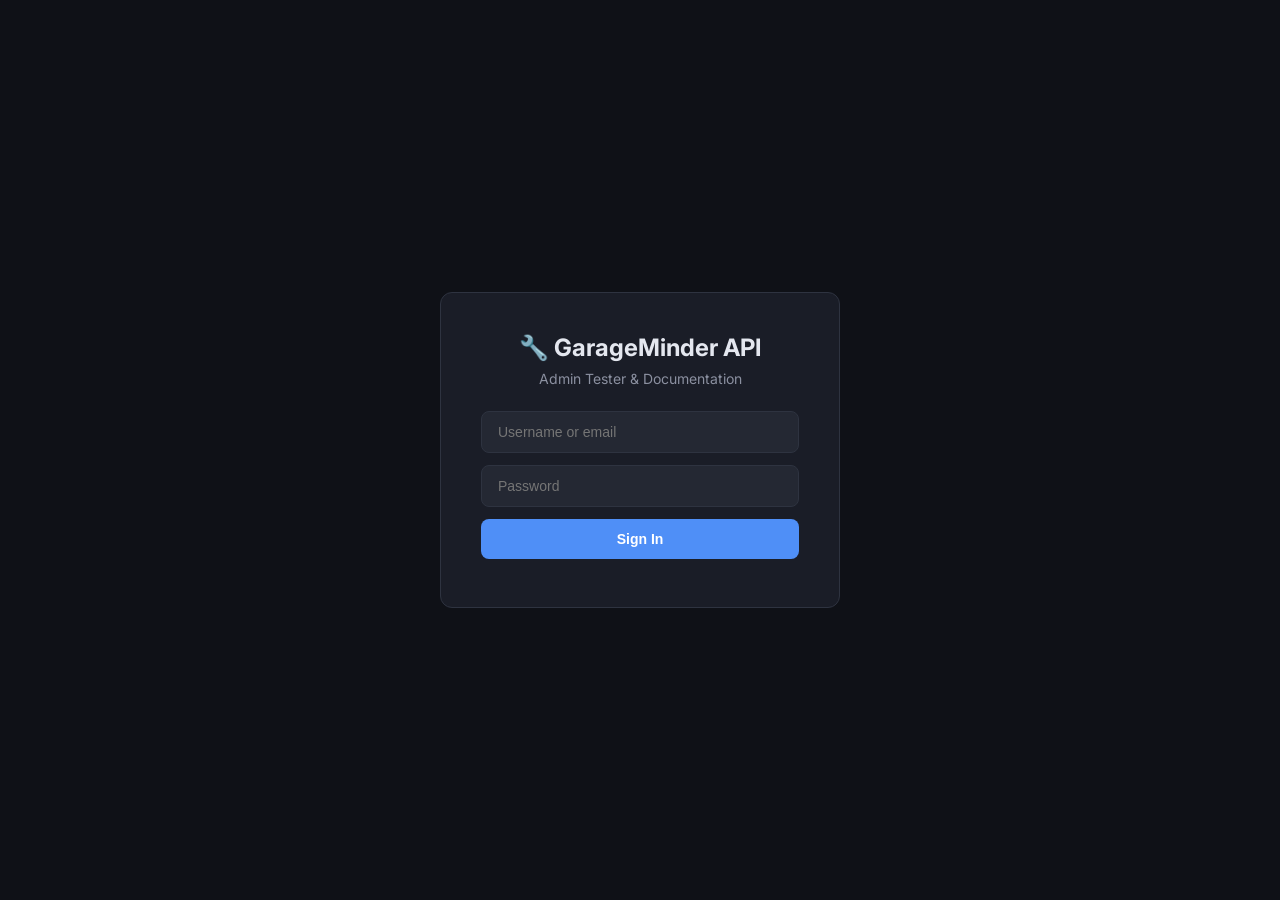
<file: v1/admin-tester/index.html>
<!DOCTYPE html>
<html lang="en">
<head>
    <meta charset="UTF-8">
    <meta name="viewport" content="width=device-width, initial-scale=1.0">
    <title>GarageMinder API - Admin Tester</title>
    <link rel="stylesheet" href="tester.css">
    <link href="https://fonts.googleapis.com/css2?family=Inter:wght@400;500;600;700&family=JetBrains+Mono:wght@400;500;700&display=swap" rel="stylesheet">
</head>
<body>

<!-- Login Screen -->
<div id="login-screen">
    <div class="login-box">
        <h2>&#128295; GarageMinder API</h2>
        <p class="subtitle">Admin Tester &amp; Documentation</p>
        <input type="text" id="login-user" placeholder="Username or email" onkeydown="if(event.key==='Enter')handleLogin()">
        <input type="password" id="login-pass" placeholder="Password" onkeydown="if(event.key==='Enter')handleLogin()">
        <button onclick="handleLogin()">Sign In</button>
        <p id="login-error" class="error"></p>
    </div>
</div>

<!-- Main App -->
<div id="app">
    <!-- Sidebar -->
    <div class="sidebar">
        <div class="sidebar-header">
            <h1>&#128295; API Tester</h1>
            <span class="version">v1.0.0</span>
        </div>
        <div id="nav-groups"></div>
        <div class="user-info">
            <div>Signed in as <span class="name" id="user-display"></span></div>
            <div style="font-size:11px">Plan: <span id="user-sub"></span></div>
            <button class="logout-btn" onclick="handleLogout()">Log Out</button>
        </div>
    </div>

    <!-- Main -->
    <div class="main">
        <!-- Toolbar -->
        <div class="toolbar">
            <div class="url-bar">
                <span id="method-badge" class="method-badge">GET</span>
                <input type="text" id="url-input" value="" spellcheck="false">
            </div>
            <button id="send-btn" class="send-btn" onclick="sendRequest()">Send</button>
        </div>

        <!-- Panels -->
        <div class="panels">
            <!-- Request Panel -->
            <div class="request-panel">
                <div class="panel-header">
                    <span class="panel-tab active">Body</span>
                </div>
                <div class="panel-body">
                    <textarea id="request-body" spellcheck="false"></textarea>
                </div>
            </div>

            <!-- Response Panel -->
            <div class="response-panel">
                <div class="panel-header">
                    <span class="panel-tab right-tab active" data-right-tab="response" onclick="showRightTab('response')">Response</span>
                    <span class="panel-tab right-tab" data-right-tab="docs" onclick="showRightTab('docs')">&#128214; Documentation</span>
                </div>
                <div id="response-content">
                    <div id="response-status" class="response-status">
                        <span style="color:var(--text-muted)">Send a request to see the response</span>
                    </div>
                    <div class="panel-body">
                        <div id="response-body"></div>
                    </div>
                </div>
                <div id="docs-content" class="docs-content" style="display:none">

<!-- ============================================================== -->
<!-- EMBEDDED API DOCUMENTATION — COMPREHENSIVE                      -->
<!-- ============================================================== -->

<h2>GarageMinder Mobile API v1</h2>
<p>Complete REST API for the GarageMinder mobile companion apps (Android &amp; iOS). Coexists alongside the <code>/app/api.php</code> web app API.</p>

<!-- ===== OVERVIEW ===== -->
<h3 id="doc-base-url">Base URL</h3>
<pre>https://trackmywrench.com/api/v1</pre>

<h3 id="doc-auth-overview">Authentication</h3>
<p>JWT (JSON Web Tokens) via two login methods. All authenticated endpoints require:</p>
<pre>Authorization: Bearer &lt;access_token&gt;</pre>
<p>Access tokens expire in <strong>30 minutes</strong>. Refresh tokens expire in <strong>30 days</strong> and are rotated on each use.</p>

<h3 id="doc-response-format">Response Envelope</h3>
<p>Every response uses this JSON structure:</p>
<pre>{
  "success": true,
  "data": { ... },
  "error": null,
  "meta": {
    "api_version": "1.0.0",
    "timestamp": 1707580800
  }
}</pre>
<p>Error responses:</p>
<pre>{
  "success": false,
  "data": null,
  "error": {
    "code": "VALIDATION_ERROR",
    "message": "Human-readable message",
    "details": { ... }
  },
  "meta": { ... }
}</pre>

<h3 id="doc-error-codes">Error Codes</h3>
<table class="doc-table">
<tr><td><code>400</code></td><td>BAD_REQUEST</td><td>Invalid input or malformed body</td></tr>
<tr><td><code>401</code></td><td>UNAUTHORIZED / TOKEN_EXPIRED / INVALID_CREDENTIALS</td><td>Missing, invalid, or expired token</td></tr>
<tr><td><code>403</code></td><td>FORBIDDEN / ADMIN_REQUIRED</td><td>Insufficient permissions</td></tr>
<tr><td><code>404</code></td><td>NOT_FOUND</td><td>Resource does not exist or not owned by user</td></tr>
<tr><td><code>422</code></td><td>VALIDATION_ERROR / ODOMETER_DECREASE / ODOMETER_JUMP_TOO_LARGE</td><td>Field validation failed</td></tr>
<tr><td><code>429</code></td><td>RATE_LIMITED</td><td>Too many requests</td></tr>
<tr><td><code>500</code></td><td>INTERNAL_ERROR</td><td>Server error</td></tr>
</table>

<h3 id="doc-rate-limits">Rate Limiting</h3>
<p>Per IP: <strong>200 req/min</strong> &middot; Per user: <strong>100 req/min</strong> &middot; Login: <strong>10 req/5 min</strong></p>
<p>Headers: <code>X-RateLimit-Limit</code>, <code>X-RateLimit-Remaining</code>, <code>X-RateLimit-Reset</code></p>

<h3 id="doc-id-types">Important: ID Types</h3>
<p>Vehicle and reminder IDs are <strong>strings</strong> (varchar 64), not integers. Example vehicle ID: <code>v_1766985747930_q4x1fvgxzde</code>. Always treat IDs as opaque strings.</p>

<hr class="doc-divider">

<!-- ===== AUTHENTICATION ENDPOINTS ===== -->
<h2 id="doc-auth">&#128274; Authentication</h2>

<!-- POST /auth/login -->
<div class="endpoint-block">
<h4><span class="doc-method doc-post">POST</span> /auth/login</h4>
<p class="ep-desc">Authenticate with username/email and password. Returns JWT access + refresh tokens.</p>
<p class="ep-auth">&#128275; No authentication required</p>

<p class="ep-label">Request Body</p>
<pre>{
  "username": "user@example.com",
  "password": "yourpassword",
  "device_id": "android_abc123",
  "device_name": "Pixel 8 Pro",
  "platform": "android"
}</pre>
<table class="param-table">
<tr><th>Field</th><th>Type</th><th>Required</th><th>Description</th></tr>
<tr><td><code>username</code></td><td>string</td><td>Yes</td><td>Username or email address</td></tr>
<tr><td><code>password</code></td><td>string</td><td>Yes</td><td>Account password</td></tr>
<tr><td><code>device_id</code></td><td>string</td><td>No</td><td>Unique device identifier for session tracking</td></tr>
<tr><td><code>device_name</code></td><td>string</td><td>No</td><td>Human-friendly device name</td></tr>
<tr><td><code>platform</code></td><td>string</td><td>No</td><td><code>android</code> or <code>ios</code></td></tr>
</table>

<p class="ep-label">Success Response <span class="status-pill s200">200</span></p>
<pre>{
  "success": true,
  "data": {
    "access_token": "eyJhbGciOiJIUzI1NiIsInR5cCI6IkpXVCJ9...",
    "refresh_token": "a1b2c3d4e5f6g7h8i9j0...",
    "token_type": "Bearer",
    "expires_in": 1800,
    "user": {
      "id": 42,
      "username": "user@example.com",
      "email": "user@example.com",
      "display_name": "John Doe",
      "subscription_level": "paid"
    }
  },
  "error": null,
  "meta": { "api_version": "1.0.0", "timestamp": 1739404800 }
}</pre>

<p class="ep-label">Error Response <span class="status-pill s401">401</span></p>
<pre>{
  "success": false,
  "data": null,
  "error": {
    "code": "INVALID_CREDENTIALS",
    "message": "Invalid username or password.",
    "details": null
  },
  "meta": { "api_version": "1.0.0", "timestamp": 1739404800 }
}</pre>
</div>

<!-- POST /auth/token-exchange -->
<div class="endpoint-block">
<h4><span class="doc-method doc-post">POST</span> /auth/token-exchange</h4>
<p class="ep-desc">Exchange a WordPress session cookie (from WebView login) for JWT tokens. Use this after the user completes login via the WebView flow in the mobile app.</p>
<p class="ep-auth">&#128275; Requires WordPress session cookie (sent as <code>Cookie</code> header)</p>

<p class="ep-label">Request Headers</p>
<pre>Cookie: wordpress_logged_in_abc123=user%7C1739404800%7Ctoken%7Chmac</pre>

<p class="ep-label">Request Body</p>
<pre>{
  "device_id": "android_abc123",
  "device_name": "Pixel 8 Pro",
  "platform": "android"
}</pre>

<p class="ep-label">Success Response <span class="status-pill s200">200</span></p>
<pre>{
  "success": true,
  "data": {
    "access_token": "eyJhbGciOiJIUzI1NiIs...",
    "refresh_token": "x9y8z7w6v5u4t3...",
    "token_type": "Bearer",
    "expires_in": 1800,
    "user": {
      "id": 42,
      "username": "user@example.com",
      "email": "user@example.com",
      "display_name": "John Doe",
      "subscription_level": "paid"
    }
  },
  "error": null,
  "meta": { "api_version": "1.0.0", "timestamp": 1739404800 }
}</pre>

<p class="ep-label">Error Response <span class="status-pill s401">401</span></p>
<pre>{
  "success": false,
  "data": null,
  "error": {
    "code": "NO_WP_SESSION",
    "message": "No WordPress session cookie found. Log in via WebView first.",
    "details": null
  },
  "meta": { ... }
}</pre>
</div>

<!-- POST /auth/refresh -->
<div class="endpoint-block">
<h4><span class="doc-method doc-post">POST</span> /auth/refresh</h4>
<p class="ep-desc">Rotate a refresh token to get new access + refresh tokens. The old refresh token is revoked.</p>
<p class="ep-auth">&#128275; No Bearer token required; uses refresh token in body</p>

<p class="ep-label">Request Body</p>
<pre>{
  "refresh_token": "a1b2c3d4e5f6g7h8i9j0..."
}</pre>

<p class="ep-label">Success Response <span class="status-pill s200">200</span></p>
<pre>{
  "success": true,
  "data": {
    "access_token": "eyJhbGciOiJIUzI1NiIs...(new)",
    "refresh_token": "q1w2e3r4t5y6u7...(new)",
    "token_type": "Bearer",
    "expires_in": 1800
  },
  "error": null,
  "meta": { ... }
}</pre>

<p class="ep-label">Error Response <span class="status-pill s401">401</span></p>
<pre>{
  "success": false,
  "data": null,
  "error": {
    "code": "REFRESH_FAILED",
    "message": "Invalid or expired refresh token. Please log in again.",
    "details": null
  },
  "meta": { ... }
}</pre>
</div>

<!-- POST /auth/logout -->
<div class="endpoint-block">
<h4><span class="doc-method doc-post">POST</span> /auth/logout</h4>
<p class="ep-desc">Revoke a refresh token. Optionally revoke all tokens for the user (logout all devices).</p>
<p class="ep-auth">&#128274; Requires Bearer token</p>

<p class="ep-label">Request Body</p>
<pre>{
  "refresh_token": "a1b2c3d4e5...",
  "all_devices": false
}</pre>
<table class="param-table">
<tr><th>Field</th><th>Type</th><th>Required</th><th>Description</th></tr>
<tr><td><code>refresh_token</code></td><td>string</td><td>No</td><td>Specific token to revoke</td></tr>
<tr><td><code>all_devices</code></td><td>boolean</td><td>No</td><td>Set <code>true</code> to revoke ALL sessions</td></tr>
</table>

<p class="ep-label">Success Response <span class="status-pill s200">200</span></p>
<pre>{
  "success": true,
  "data": { "message": "Logged out successfully." },
  "error": null,
  "meta": { ... }
}</pre>
</div>

<!-- GET /auth/verify -->
<div class="endpoint-block">
<h4><span class="doc-method doc-get">GET</span> /auth/verify</h4>
<p class="ep-desc">Verify that the current access token is valid. Returns user info and active session count.</p>
<p class="ep-auth">&#128274; Requires Bearer token</p>

<p class="ep-label">Success Response <span class="status-pill s200">200</span></p>
<pre>{
  "success": true,
  "data": {
    "valid": true,
    "user": {
      "id": 42,
      "username": "user@example.com",
      "email": "user@example.com",
      "display_name": "John Doe",
      "subscription_level": "paid"
    },
    "active_sessions": 2
  },
  "error": null,
  "meta": { ... }
}</pre>
</div>

<hr class="doc-divider">

<!-- ===== USER ENDPOINTS ===== -->
<h2 id="doc-user">&#128100; User</h2>

<!-- GET /user/profile -->
<div class="endpoint-block">
<h4><span class="doc-method doc-get">GET</span> /user/profile</h4>
<p class="ep-desc">Get the authenticated user's profile including subscription level and admin status.</p>
<p class="ep-auth">&#128274; Requires Bearer token</p>

<p class="ep-label">Success Response <span class="status-pill s200">200</span></p>
<pre>{
  "success": true,
  "data": {
    "id": 42,
    "username": "user@example.com",
    "email": "user@example.com",
    "display_name": "John Doe",
    "subscription_level": "paid",
    "is_admin": false,
    "active_sessions": 2
  },
  "error": null,
  "meta": { ... }
}</pre>
</div>

<!-- GET /user/preferences -->
<div class="endpoint-block">
<h4><span class="doc-method doc-get">GET</span> /user/preferences</h4>
<p class="ep-desc">Get the user's mobile app preferences (sync settings, theme, etc). Returns key-value pairs.</p>
<p class="ep-auth">&#128274; Requires Bearer token</p>

<p class="ep-label">Success Response <span class="status-pill s200">200</span></p>
<pre>{
  "success": true,
  "data": {
    "auto_sync_enabled": true,
    "sync_frequency": "DAILY",
    "sync_on_app_open": true,
    "background_sync_enabled": true,
    "show_sync_notifications": true,
    "delete_gps_after_sync": false,
    "sync_over_mobile_data": true,
    "distance_unit": "miles",
    "theme": "dark"
  },
  "error": null,
  "meta": { ... }
}</pre>
<p><em>Note: Returns empty object <code>{}</code> if no preferences have been set.</em></p>
</div>

<!-- PUT /user/preferences -->
<div class="endpoint-block">
<h4><span class="doc-method doc-put">PUT</span> /user/preferences</h4>
<p class="ep-desc">Update one or more mobile app preferences. Only allowed keys are saved; unknown keys are ignored.</p>
<p class="ep-auth">&#128274; Requires Bearer token</p>

<p class="ep-label">Allowed Preference Keys</p>
<table class="param-table">
<tr><th>Key</th><th>Type</th><th>Values</th></tr>
<tr><td><code>auto_sync_enabled</code></td><td>boolean</td><td><code>true</code>/<code>false</code></td></tr>
<tr><td><code>sync_frequency</code></td><td>string</td><td><code>AFTER_TRIP</code>, <code>DAILY</code>, <code>WEEKLY</code></td></tr>
<tr><td><code>sync_on_app_open</code></td><td>boolean</td><td><code>true</code>/<code>false</code></td></tr>
<tr><td><code>background_sync_enabled</code></td><td>boolean</td><td><code>true</code>/<code>false</code></td></tr>
<tr><td><code>show_sync_notifications</code></td><td>boolean</td><td><code>true</code>/<code>false</code></td></tr>
<tr><td><code>delete_gps_after_sync</code></td><td>boolean</td><td><code>true</code>/<code>false</code></td></tr>
<tr><td><code>sync_over_mobile_data</code></td><td>boolean</td><td><code>true</code>/<code>false</code></td></tr>
<tr><td><code>distance_unit</code></td><td>string</td><td><code>miles</code>, <code>km</code></td></tr>
<tr><td><code>theme</code></td><td>string</td><td><code>light</code>, <code>dark</code>, <code>system</code></td></tr>
<tr><td><code>notification_reminders</code></td><td>boolean</td><td><code>true</code>/<code>false</code></td></tr>
</table>

<p class="ep-label">Request Body</p>
<pre>{
  "auto_sync_enabled": true,
  "sync_frequency": "DAILY",
  "theme": "dark"
}</pre>

<p class="ep-label">Success Response <span class="status-pill s200">200</span></p>
<pre>{
  "success": true,
  "data": {
    "updated": {
      "auto_sync_enabled": true,
      "sync_frequency": "DAILY",
      "theme": "dark"
    }
  },
  "error": null,
  "meta": { ... }
}</pre>
</div>

<hr class="doc-divider">

<!-- ===== VEHICLES ENDPOINTS ===== -->
<h2 id="doc-vehicles">&#128663; Vehicles</h2>

<!-- GET /vehicles -->
<div class="endpoint-block">
<h4><span class="doc-method doc-get">GET</span> /vehicles</h4>
<p class="ep-desc">List all vehicles belonging to the authenticated user.</p>
<p class="ep-auth">&#128274; Requires Bearer token</p>

<p class="ep-label">Success Response <span class="status-pill s200">200</span></p>
<pre>{
  "success": true,
  "data": [
    {
      "id": "v_1766985747930_q4x1fvgxzde",
      "user_id": "42",
      "name": "My Daily Driver",
      "display_name": "2018 Honda Accord",
      "vin": "1HGBH41JXMN109186",
      "plate": "ABC1234",
      "year": 2018,
      "make": "Honda",
      "model": "Accord",
      "engine": "1.5L Turbo I4",
      "body_class": "Sedan",
      "odometer": 52392,
      "photo_path": "/uploads/vehicles/honda_accord.jpg",
      "insurance_expiry": "2026-06-15",
      "registration_expiry": "2026-03-20"
    },
    {
      "id": "v_1766985812456_m8k2prnxw7h",
      "user_id": "42",
      "name": "Weekend Car",
      "display_name": "2015 Toyota Camry",
      "vin": null,
      "plate": "XYZ5678",
      "year": 2015,
      "make": "Toyota",
      "model": "Camry",
      "engine": null,
      "body_class": null,
      "odometer": 78900,
      "photo_path": null,
      "insurance_expiry": null,
      "registration_expiry": null
    }
  ],
  "error": null,
  "meta": { ... }
}</pre>
</div>

<!-- GET /vehicles/{id} -->
<div class="endpoint-block">
<h4><span class="doc-method doc-get">GET</span> /vehicles/{id}</h4>
<p class="ep-desc">Get a single vehicle by its ID. Returns 404 if not found or not owned by user.</p>
<p class="ep-auth">&#128274; Requires Bearer token</p>

<p class="ep-label">URL Parameters</p>
<table class="param-table">
<tr><th>Param</th><th>Type</th><th>Example</th><th>Description</th></tr>
<tr><td><code>{id}</code></td><td>string</td><td><code>v_1766985747930_q4x1fvgxzde</code></td><td>Vehicle ID</td></tr>
</table>

<p class="ep-label">Success Response <span class="status-pill s200">200</span></p>
<pre>{
  "success": true,
  "data": {
    "id": "v_1766985747930_q4x1fvgxzde",
    "user_id": "42",
    "name": "My Daily Driver",
    "display_name": "2018 Honda Accord",
    "vin": "1HGBH41JXMN109186",
    "plate": "ABC1234",
    "year": 2018,
    "make": "Honda",
    "model": "Accord",
    "engine": "1.5L Turbo I4",
    "body_class": "Sedan",
    "odometer": 52392,
    "photo_path": "/uploads/vehicles/honda_accord.jpg",
    "insurance_expiry": "2026-06-15",
    "registration_expiry": "2026-03-20"
  },
  "error": null,
  "meta": { ... }
}</pre>

<p class="ep-label">Error Response <span class="status-pill s404">404</span></p>
<pre>{
  "success": false,
  "data": null,
  "error": {
    "code": "NOT_FOUND",
    "message": "Vehicle not found.",
    "details": null
  },
  "meta": { ... }
}</pre>
</div>

<!-- PUT /vehicles/{id}/odometer -->
<div class="endpoint-block">
<h4><span class="doc-method doc-put">PUT</span> /vehicles/{id}/odometer</h4>
<p class="ep-desc">Update a vehicle's odometer reading. Cannot decrease. Max single jump: 10,000 miles.</p>
<p class="ep-auth">&#128274; Requires Bearer token</p>

<p class="ep-label">URL Parameters</p>
<table class="param-table">
<tr><th>Param</th><th>Type</th><th>Example</th></tr>
<tr><td><code>{id}</code></td><td>string</td><td><code>v_1766985747930_q4x1fvgxzde</code></td></tr>
</table>

<p class="ep-label">Request Body</p>
<pre>{
  "odometer": 52500
}</pre>

<p class="ep-label">Success Response <span class="status-pill s200">200</span></p>
<pre>{
  "success": true,
  "data": {
    "vehicle_id": "v_1766985747930_q4x1fvgxzde",
    "previous_odometer": 52392,
    "new_odometer": 52500,
    "increase": 108
  },
  "error": null,
  "meta": { ... }
}</pre>

<p class="ep-label">Error: Decrease <span class="status-pill s422">422</span></p>
<pre>{
  "success": false,
  "data": null,
  "error": {
    "code": "ODOMETER_DECREASE",
    "message": "New odometer (50000) cannot be less than current (52392).",
    "details": null
  },
  "meta": { ... }
}</pre>

<p class="ep-label">Error: Jump Too Large <span class="status-pill s422">422</span></p>
<pre>{
  "success": false,
  "data": null,
  "error": {
    "code": "ODOMETER_JUMP_TOO_LARGE",
    "message": "Odometer increase of 15000 miles exceeds maximum allowed.",
    "details": null
  },
  "meta": { ... }
}</pre>
</div>

<!-- GET /vehicles/{id}/reminders -->
<div class="endpoint-block">
<h4><span class="doc-method doc-get">GET</span> /vehicles/{id}/reminders</h4>
<p class="ep-desc">Get all maintenance reminders for a specific vehicle.</p>
<p class="ep-auth">&#128274; Requires Bearer token</p>

<p class="ep-label">Success Response <span class="status-pill s200">200</span></p>
<pre>{
  "success": true,
  "data": [
    {
      "id": "r_17669857_abc123",
      "vehicle_id": "v_1766985747930_q4x1fvgxzde",
      "vehicle_name": "My Daily Driver",
      "service_name": "Oil Change",
      "title": "Regular oil change",
      "due_date": "2026-03-15",
      "due_mileage": 55000,
      "current_odometer": 52392,
      "base_odo": 50000,
      "base_date": "2025-09-15",
      "is_recurring": true,
      "interval_miles": 5000,
      "interval_months": 6,
      "notes": "Use synthetic 0W-20",
      "created_at": "2025-09-15 10:00:00",
      "updated_at": "2025-09-15 10:00:00"
    }
  ],
  "error": null,
  "meta": { ... }
}</pre>
</div>

<!-- GET /vehicles/{id}/reminders/due -->
<div class="endpoint-block">
<h4><span class="doc-method doc-get">GET</span> /vehicles/{id}/reminders/due</h4>
<p class="ep-desc">Get due or overdue reminders for a specific vehicle. Includes urgency level.</p>
<p class="ep-auth">&#128274; Requires Bearer token</p>

<p class="ep-label">Query Parameters</p>
<table class="param-table">
<tr><th>Param</th><th>Type</th><th>Default</th><th>Description</th></tr>
<tr><td><code>days</code></td><td>integer</td><td>30</td><td>Look-ahead window in days</td></tr>
</table>

<p class="ep-label">Success Response <span class="status-pill s200">200</span></p>
<pre>{
  "success": true,
  "data": {
    "vehicle_id": "v_1766985747930_q4x1fvgxzde",
    "window_days": 30,
    "count": 1,
    "reminders": [
      {
        "id": "r_17669857_abc123",
        "vehicle_id": "v_1766985747930_q4x1fvgxzde",
        "vehicle_name": "My Daily Driver",
        "service_name": "Tire Rotation",
        "title": "Rotate tires",
        "due_date": "2026-02-20",
        "due_mileage": 53000,
        "current_odometer": 52392,
        "base_odo": 48000,
        "base_date": "2025-08-20",
        "is_recurring": true,
        "interval_miles": 5000,
        "interval_months": 6,
        "notes": null,
        "created_at": "2025-08-20 14:30:00",
        "updated_at": "2025-08-20 14:30:00",
        "is_overdue": false,
        "urgency": "upcoming"
      }
    ]
  },
  "error": null,
  "meta": { ... }
}</pre>
<p class="ep-label">Urgency Levels</p>
<table class="param-table">
<tr><td><code>overdue</code></td><td>Past due date OR past due mileage</td></tr>
<tr><td><code>urgent</code></td><td>Within 7 days or 500 miles</td></tr>
<tr><td><code>upcoming</code></td><td>Within 30 days or 2,000 miles</td></tr>
<tr><td><code>normal</code></td><td>Further out</td></tr>
</table>
</div>

<hr class="doc-divider">

<!-- ===== REMINDERS ENDPOINTS ===== -->
<h2 id="doc-reminders">&#128276; Reminders</h2>

<!-- GET /reminders -->
<div class="endpoint-block">
<h4><span class="doc-method doc-get">GET</span> /reminders</h4>
<p class="ep-desc">List all maintenance reminders across all user vehicles.</p>
<p class="ep-auth">&#128274; Requires Bearer token</p>

<p class="ep-label">Success Response <span class="status-pill s200">200</span></p>
<pre>{
  "success": true,
  "data": [
    {
      "id": "r_17669857_abc123",
      "vehicle_id": "v_1766985747930_q4x1fvgxzde",
      "vehicle_name": "My Daily Driver",
      "service_name": "Oil Change",
      "title": "Regular oil change",
      "due_date": "2026-03-15",
      "due_mileage": 55000,
      "current_odometer": 52392,
      "base_odo": 50000,
      "base_date": "2025-09-15",
      "is_recurring": true,
      "interval_miles": 5000,
      "interval_months": 6,
      "notes": "Use synthetic 0W-20",
      "created_at": "2025-09-15 10:00:00",
      "updated_at": "2025-09-15 10:00:00"
    }
  ],
  "error": null,
  "meta": { ... }
}</pre>
</div>

<!-- GET /reminders/due -->
<div class="endpoint-block">
<h4><span class="doc-method doc-get">GET</span> /reminders/due</h4>
<p class="ep-desc">Get all due/overdue reminders across all vehicles. Includes urgency and overdue flag.</p>
<p class="ep-auth">&#128274; Requires Bearer token</p>

<p class="ep-label">Query Parameters</p>
<table class="param-table">
<tr><th>Param</th><th>Type</th><th>Default</th><th>Description</th></tr>
<tr><td><code>days</code></td><td>integer</td><td>30</td><td>Look-ahead window in days</td></tr>
</table>

<p class="ep-label">Success Response <span class="status-pill s200">200</span></p>
<pre>{
  "success": true,
  "data": {
    "window_days": 30,
    "total": 3,
    "overdue_count": 1,
    "reminders": [
      {
        "id": "r_17669857_def456",
        "vehicle_id": "v_1766985812456_m8k2prnxw7h",
        "vehicle_name": "Weekend Car",
        "service_name": "Brake Inspection",
        "title": "Check brake pads",
        "due_date": "2026-01-10",
        "due_mileage": null,
        "current_odometer": 78900,
        "base_odo": null,
        "base_date": "2025-07-10",
        "is_recurring": true,
        "interval_miles": null,
        "interval_months": 6,
        "notes": null,
        "created_at": "2025-07-10 09:00:00",
        "updated_at": "2025-07-10 09:00:00",
        "is_overdue": true,
        "urgency": "overdue"
      }
    ]
  },
  "error": null,
  "meta": { ... }
}</pre>
</div>

<!-- GET /reminders/{id} -->
<div class="endpoint-block">
<h4><span class="doc-method doc-get">GET</span> /reminders/{id}</h4>
<p class="ep-desc">Get a single reminder by ID.</p>
<p class="ep-auth">&#128274; Requires Bearer token</p>

<p class="ep-label">URL Parameters</p>
<table class="param-table">
<tr><th>Param</th><th>Type</th><th>Example</th></tr>
<tr><td><code>{id}</code></td><td>string</td><td><code>r_17669857_abc123</code></td></tr>
</table>

<p class="ep-label">Success Response <span class="status-pill s200">200</span></p>
<pre>{
  "success": true,
  "data": {
    "id": "r_17669857_abc123",
    "vehicle_id": "v_1766985747930_q4x1fvgxzde",
    "vehicle_name": "My Daily Driver",
    "service_name": "Oil Change",
    "title": "Regular oil change",
    "due_date": "2026-03-15",
    "due_mileage": 55000,
    "current_odometer": 52392,
    "base_odo": 50000,
    "base_date": "2025-09-15",
    "is_recurring": true,
    "interval_miles": 5000,
    "interval_months": 6,
    "notes": "Use synthetic 0W-20",
    "created_at": "2025-09-15 10:00:00",
    "updated_at": "2025-09-15 10:00:00"
  },
  "error": null,
  "meta": { ... }
}</pre>
</div>

<hr class="doc-divider">

<!-- ===== SYNC ENDPOINTS ===== -->
<h2 id="doc-sync">&#128259; Sync</h2>

<!-- POST /sync/push -->
<div class="endpoint-block">
<h4><span class="doc-method doc-post">POST</span> /sync/push</h4>
<p class="ep-desc">Batch update odometer readings for multiple vehicles. This is the primary sync endpoint used by the mobile app after trip tracking. Sends only odometer deltas &mdash; <strong>no GPS data</strong>.</p>
<p class="ep-auth">&#128274; Requires Bearer token</p>

<p class="ep-label">Request Headers (Optional)</p>
<pre>X-Device-Id: android_abc123</pre>

<p class="ep-label">Request Body</p>
<pre>{
  "vehicles": [
    {
      "id": "v_1766985747930_q4x1fvgxzde",
      "odometer": 52534
    },
    {
      "id": "v_1766985812456_m8k2prnxw7h",
      "odometer": 78920
    }
  ]
}</pre>

<p class="ep-label">Success Response <span class="status-pill s200">200</span></p>
<pre>{
  "success": true,
  "data": {
    "synced": 2,
    "total": 2,
    "miles": 162,
    "results": [
      {
        "id": "v_1766985747930_q4x1fvgxzde",
        "success": true,
        "previous_odometer": 52392,
        "new_odometer": 52534,
        "increase": 142
      },
      {
        "id": "v_1766985812456_m8k2prnxw7h",
        "success": true,
        "previous_odometer": 78900,
        "new_odometer": 78920,
        "increase": 20
      }
    ]
  },
  "error": null,
  "meta": { ... }
}</pre>

<p class="ep-label">Partial Success Response <span class="status-pill s207">207</span></p>
<pre>{
  "success": true,
  "data": {
    "synced": 1,
    "total": 2,
    "miles": 142,
    "results": [
      {
        "id": "v_1766985747930_q4x1fvgxzde",
        "success": true,
        "previous_odometer": 52392,
        "new_odometer": 52534,
        "increase": 142
      },
      {
        "id": "v_invalid_id",
        "success": false,
        "error": "Vehicle not found or not owned by user"
      }
    ]
  },
  "error": null,
  "meta": { ... }
}</pre>
<p><em>Note: Status 207 (Multi-Status) is returned when some vehicles succeed and some fail.</em></p>
</div>

<!-- GET /sync/status -->
<div class="endpoint-block">
<h4><span class="doc-method doc-get">GET</span> /sync/status</h4>
<p class="ep-desc">Get sync history for the current user/device. Pass <code>X-Device-Id</code> header for device-specific stats.</p>
<p class="ep-auth">&#128274; Requires Bearer token</p>

<p class="ep-label">Success Response <span class="status-pill s200">200</span></p>
<pre>{
  "success": true,
  "data": {
    "last_sync_push": "2026-02-10 14:30:00",
    "last_sync_pull": null,
    "vehicles_synced": 15,
    "total_miles_synced": 1247.50,
    "sync_count": 8,
    "last_error": null
  },
  "error": null,
  "meta": { ... }
}</pre>
<p><em>Note: Returns zeroed values if no sync history exists yet.</em></p>
</div>

<!-- POST /sync/register-device -->
<div class="endpoint-block">
<h4><span class="doc-method doc-post">POST</span> /sync/register-device</h4>
<p class="ep-desc">Register a mobile device for push notifications and sync tracking.</p>
<p class="ep-auth">&#128274; Requires Bearer token</p>

<p class="ep-label">Request Body</p>
<pre>{
  "device_id": "android_abc123",
  "platform": "android",
  "device_name": "Pixel 8 Pro",
  "device_model": "Pixel 8 Pro",
  "os_version": "15",
  "app_version": "1.0.0",
  "push_token": "fcm:dRz8x9Yk2T..."
}</pre>
<table class="param-table">
<tr><th>Field</th><th>Type</th><th>Required</th><th>Description</th></tr>
<tr><td><code>device_id</code></td><td>string</td><td>Yes</td><td>Unique device identifier</td></tr>
<tr><td><code>platform</code></td><td>string</td><td>Yes</td><td><code>android</code> or <code>ios</code></td></tr>
<tr><td><code>device_name</code></td><td>string</td><td>No</td><td>Friendly name</td></tr>
<tr><td><code>push_token</code></td><td>string</td><td>No</td><td>FCM/APNS push notification token</td></tr>
</table>

<p class="ep-label">Success Response <span class="status-pill s201">201</span></p>
<pre>{
  "success": true,
  "data": {
    "status": "registered",
    "device_id": "android_abc123"
  },
  "error": null,
  "meta": { ... }
}</pre>
</div>

<hr class="doc-divider">

<!-- ===== SUBSCRIPTION ===== -->
<h2 id="doc-subscription">&#127941; Subscription</h2>

<!-- GET /subscription/status -->
<div class="endpoint-block">
<h4><span class="doc-method doc-get">GET</span> /subscription/status</h4>
<p class="ep-desc">Get the user's subscription level and feature flags. Use this to determine which features to enable in the mobile app.</p>
<p class="ep-auth">&#128274; Requires Bearer token</p>

<p class="ep-label">Success Response <span class="status-pill s200">200</span></p>
<pre>{
  "success": true,
  "data": {
    "subscription_level": "paid",
    "features": {
      "manual_sync": true,
      "background_sync": true,
      "auto_sync": true,
      "trip_tracking": true,
      "vehicle_management": true,
      "odometer_adjustment": true,
      "reminders": true
    }
  },
  "error": null,
  "meta": { ... }
}</pre>

<p class="ep-label">Free User Response</p>
<pre>{
  "success": true,
  "data": {
    "subscription_level": "free",
    "features": {
      "manual_sync": true,
      "background_sync": true,
      "auto_sync": false,
      "trip_tracking": true,
      "vehicle_management": true,
      "odometer_adjustment": true,
      "reminders": true
    }
  },
  "error": null,
  "meta": { ... }
}</pre>
</div>

<hr class="doc-divider">

<!-- ===== ADMIN ENDPOINTS ===== -->
<h2 id="doc-admin">&#128737; Admin</h2>
<p>All admin endpoints require WordPress <strong>administrator</strong> role.</p>

<!-- GET /admin/test -->
<div class="endpoint-block">
<h4><span class="doc-method doc-get">GET</span> /admin/test</h4>
<p class="ep-desc">Verify admin access is working.</p>
<p class="ep-auth">&#128274; Requires Bearer token + Admin role</p>

<p class="ep-label">Success Response <span class="status-pill s200">200</span></p>
<pre>{
  "success": true,
  "data": {
    "message": "Admin API Tester active.",
    "admin_user": {
      "user_id": 1,
      "username": "admin",
      "email": "admin@trackmywrench.com"
    }
  },
  "error": null,
  "meta": { ... }
}</pre>
</div>

<!-- GET /admin/users -->
<div class="endpoint-block">
<h4><span class="doc-method doc-get">GET</span> /admin/users</h4>
<p class="ep-desc">List all users with subscription info. Paginated.</p>
<p class="ep-auth">&#128274; Requires Bearer token + Admin role</p>

<p class="ep-label">Query Parameters</p>
<table class="param-table">
<tr><th>Param</th><th>Default</th><th>Description</th></tr>
<tr><td><code>page</code></td><td>1</td><td>Page number</td></tr>
<tr><td><code>per_page</code></td><td>50</td><td>Results per page (max 100)</td></tr>
</table>

<p class="ep-label">Success Response <span class="status-pill s200">200</span></p>
<pre>{
  "success": true,
  "data": [
    {
      "id": 1,
      "username": "admin",
      "email": "admin@trackmywrench.com",
      "display_name": "Admin",
      "subscription_level": "paid"
    }
  ],
  "error": null,
  "meta": {
    "api_version": "1.0.0",
    "timestamp": 1739404800,
    "pagination": {
      "total": 25,
      "page": 1,
      "per_page": 50,
      "total_pages": 1,
      "has_more": false
    }
  }
}</pre>
</div>

<!-- GET /admin/logs -->
<div class="endpoint-block">
<h4><span class="doc-method doc-get">GET</span> /admin/logs</h4>
<p class="ep-desc">View API request logs. Paginated with filters.</p>
<p class="ep-auth">&#128274; Requires Bearer token + Admin role</p>

<p class="ep-label">Query Parameters</p>
<table class="param-table">
<tr><th>Param</th><th>Description</th></tr>
<tr><td><code>user_id</code></td><td>Filter by user ID</td></tr>
<tr><td><code>endpoint</code></td><td>Filter by endpoint path (partial match)</td></tr>
<tr><td><code>status_code</code></td><td>Filter by HTTP status code</td></tr>
<tr><td><code>method</code></td><td>Filter by HTTP method</td></tr>
<tr><td><code>page</code></td><td>Page number (default 1)</td></tr>
<tr><td><code>per_page</code></td><td>Results per page (max 200, default 50)</td></tr>
</table>

<p class="ep-label">Success Response <span class="status-pill s200">200</span></p>
<pre>{
  "success": true,
  "data": [
    {
      "id": 1,
      "user_id": 42,
      "method": "GET",
      "endpoint": "/vehicles",
      "status_code": 200,
      "response_time_ms": 45,
      "ip_address": "192.168.1.1",
      "device_id": "android_abc123",
      "error_message": null,
      "created_at": "2026-02-12 14:30:00"
    }
  ],
  "error": null,
  "meta": {
    "pagination": { "total": 150, "page": 1, "per_page": 50, "total_pages": 3, "has_more": true }
  }
}</pre>
</div>

<!-- GET /admin/stats -->
<div class="endpoint-block">
<h4><span class="doc-method doc-get">GET</span> /admin/stats</h4>
<p class="ep-desc">API usage statistics: request counts, auth metrics, device counts, sync totals, top endpoints.</p>
<p class="ep-auth">&#128274; Requires Bearer token + Admin role</p>

<p class="ep-label">Success Response <span class="status-pill s200">200</span></p>
<pre>{
  "success": true,
  "data": {
    "requests": {
      "total_24h": 342,
      "total_7d": 2150,
      "errors_24h": 12,
      "avg_response_ms": 38.5
    },
    "auth": {
      "active_tokens": 8,
      "unique_users_24h": 5
    },
    "devices": {
      "total_registered": 12,
      "by_platform": [
        { "platform": "android", "count": 10 },
        { "platform": "ios", "count": 2 }
      ]
    },
    "sync": {
      "total_syncs": 45,
      "total_miles": 3250.75
    },
    "top_endpoints_24h": [
      { "endpoint": "/vehicles", "method": "GET", "count": 89, "avg_ms": 35.2 },
      { "endpoint": "/reminders/due", "method": "GET", "count": 67, "avg_ms": 42.1 }
    ]
  },
  "error": null,
  "meta": { ... }
}</pre>
</div>

<hr class="doc-divider">

<!-- ===== MOBILE INTEGRATION GUIDE ===== -->
<h2 id="doc-mobile">&#128241; Mobile Integration Guide</h2>

<h3>Android (Kotlin) &mdash; Login Flow</h3>
<pre>// Option A: Direct Login
val response = api.login(LoginRequest(
    username = "user@example.com",
    password = "secret",
    device_id = getDeviceId(),
    platform = "android"
))
sessionManager.saveTokens(
    response.access_token,
    response.refresh_token
)

// Option B: WebView → Token Exchange
// 1. User logs in via WebView to /login?mobile_app=1
// 2. On redirect to /app/?login_success=1:
val cookies = CookieManager.getInstance()
    .getCookie("https://trackmywrench.com")
val response = api.tokenExchange(cookies)
sessionManager.saveTokens(...)</pre>

<h3>Token Refresh (OkHttp Interceptor)</h3>
<pre>class AuthInterceptor : Interceptor {
    override fun intercept(chain: Chain): Response {
        val request = chain.request().newBuilder()
            .addHeader("Authorization",
                "Bearer " + sessionManager.accessToken)
            .build()
        val response = chain.proceed(request)
        if (response.code == 401) {
            // Refresh token and retry
            val newTokens = api.refresh(
                sessionManager.refreshToken)
            sessionManager.saveTokens(newTokens)
            // Retry original request with new token
        }
        return response
    }
}</pre>

<h3>Sync Push (After Trip Tracking)</h3>
<pre>// After trips complete, batch update odometers
val syncPayload = SyncPushRequest(
    vehicles = pendingVehicles.map {
        VehicleUpdate(
            id = it.id, // String ID!
            odometer = it.adjustedOdometer
                ?: it.calculatedOdometer
        )
    }
)
val result = api.syncPush(syncPayload)
// Mark successful vehicles as synced
result.results
    .filter { it.success }
    .forEach { markVehicleSynced(it.id) }</pre>

<h3>Privacy</h3>
<p>GPS data <strong>never leaves the device</strong>. Only odometer deltas are synced. The mobile app calculates distance locally using GPS, then sends only the final odometer number per vehicle.</p>

<hr class="doc-divider">

<h2 id="doc-security">&#128272; Security</h2>
<p><strong>TLS:</strong> All traffic enforced HTTPS via .htaccess.</p>
<p><strong>JWT:</strong> HMAC-SHA256. Access: 30 min. Refresh: 30 days, rotated on use, stored as SHA-256 hash.</p>
<p><strong>Rate Limiting:</strong> Database-backed sliding window per IP and per user.</p>
<p><strong>Certificate Pinning:</strong> Recommended for mobile apps.</p>
<p><strong>Input Validation:</strong> All inputs sanitized. SQL injection prevented via PDO prepared statements.</p>
<p><strong>CORS:</strong> Restricted to <code>trackmywrench.com</code>. Mobile apps (no Origin header) pass through.</p>

<hr class="doc-divider">

<h2 id="doc-db">&#128451; Database Tables</h2>
<p>API-specific tables (new, do not touch existing GarageMinder tables):</p>
<table class="doc-table">
<tr><td><code>api_refresh_tokens</code></td><td>JWT refresh token storage with device info</td></tr>
<tr><td><code>api_rate_limits</code></td><td>Request throttling counters</td></tr>
<tr><td><code>api_devices</code></td><td>Registered mobile devices</td></tr>
<tr><td><code>api_request_log</code></td><td>Audit trail of all API requests</td></tr>
<tr><td><code>api_user_preferences</code></td><td>Mobile app settings (key-value)</td></tr>
<tr><td><code>api_sync_status</code></td><td>Sync tracking per user/device</td></tr>
</table>
<p>Existing GarageMinder tables read by API (not modified except <code>vehicles.current_odo</code> on sync push):</p>
<table class="doc-table">
<tr><td><code>vehicles</code></td><td>Vehicle data (<code>current_odo</code> updated on sync)</td></tr>
<tr><td><code>reminders</code></td><td>Maintenance reminders (read-only)</td></tr>
</table>
<p>WordPress tables read (never modified):</p>
<table class="doc-table">
<tr><td><code>wp_users</code></td><td>Authentication &amp; user profiles</td></tr>
<tr><td><code>wp_usermeta</code></td><td>Roles &amp; capabilities</td></tr>
<tr><td><code>wp_swpm_members_tbl</code></td><td>Subscription membership info</td></tr>
<tr><td><code>wp_swpm_membership_tbl</code></td><td>Subscription level definitions</td></tr>
</table>

                </div>
            </div>
        </div>
    </div>
</div>

<script src="tester.js"></script>
</body>
</html>
</file>
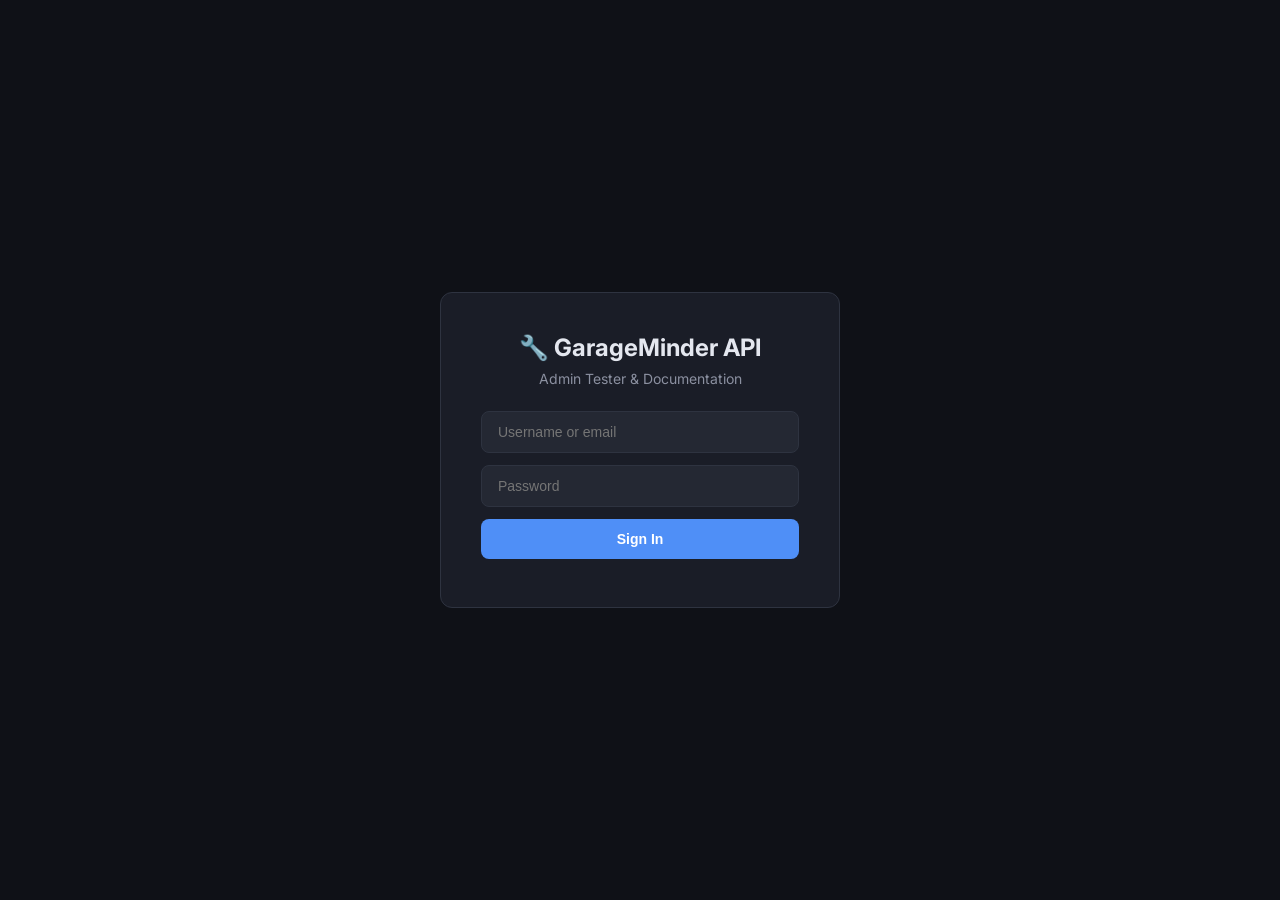
<file: v1/admin/index.html>
<!DOCTYPE html>
<html lang="en">
<head>
    <meta charset="UTF-8">
    <meta name="viewport" content="width=device-width, initial-scale=1.0">
    <title>GarageMinder API - Admin Tester</title>
    <link rel="stylesheet" href="tester.css">
    <link href="https://fonts.googleapis.com/css2?family=Inter:wght@400;500;600;700&family=JetBrains+Mono:wght@400;500;700&display=swap" rel="stylesheet">
</head>
<body>

<!-- Login Screen -->
<div id="login-screen">
    <div class="login-box">
        <h2>&#128295; GarageMinder API</h2>
        <p class="subtitle">Admin Tester &amp; Documentation</p>
        <input type="text" id="login-user" placeholder="Username or email" onkeydown="if(event.key==='Enter')handleLogin()">
        <input type="password" id="login-pass" placeholder="Password" onkeydown="if(event.key==='Enter')handleLogin()">
        <button onclick="handleLogin()">Sign In</button>
        <p id="login-error" class="error"></p>
    </div>
</div>

<!-- Main App -->
<div id="app">
    <!-- Sidebar -->
    <div class="sidebar">
        <div class="sidebar-header">
            <h1>&#128295; API Tester</h1>
            <span class="version">v1.0.0</span>
        </div>
        <div id="nav-groups"></div>
        <div class="user-info">
            <div>Signed in as <span class="name" id="user-display"></span></div>
            <div style="font-size:11px">Plan: <span id="user-sub"></span></div>
            <button class="logout-btn" onclick="handleLogout()">Log Out</button>
        </div>
    </div>

    <!-- Main -->
    <div class="main">
        <!-- Toolbar -->
        <div class="toolbar">
            <div class="url-bar">
                <span id="method-badge" class="method-badge">GET</span>
                <input type="text" id="url-input" value="" spellcheck="false">
            </div>
            <button id="send-btn" class="send-btn" onclick="sendRequest()">Send</button>
        </div>

        <!-- Panels -->
        <div class="panels">
            <!-- Request Panel -->
            <div class="request-panel">
                <div class="panel-header">
                    <span class="panel-tab active">Body</span>
                </div>
                <div class="panel-body">
                    <textarea id="request-body" spellcheck="false"></textarea>
                </div>
            </div>

            <!-- Response Panel -->
            <div class="response-panel">
                <div class="panel-header">
                    <span class="panel-tab right-tab active" data-right-tab="response" onclick="showRightTab('response')">Response</span>
                    <span class="panel-tab right-tab" data-right-tab="docs" onclick="showRightTab('docs')">&#128214; Documentation</span>
                </div>
                <div id="response-content">
                    <div id="response-status" class="response-status">
                        <span style="color:var(--text-muted)">Send a request to see the response</span>
                    </div>
                    <div class="panel-body">
                        <div id="response-body"></div>
                    </div>
                </div>
                <div id="docs-content" class="docs-content" style="display:none">

<!-- ============================================================== -->
<!-- EMBEDDED API DOCUMENTATION                                      -->
<!-- ============================================================== -->
<h2>GarageMinder Mobile API v1 - Documentation</h2>
<p>Complete REST API for the GarageMinder mobile companion apps (Android/iOS). This API coexists alongside the existing <code>/app/api.php</code> web app API.</p>

<h3>Base URL</h3>
<pre>https://trackmywrench.com/api/v1</pre>

<h3>Authentication</h3>
<p>The API uses JWT (JSON Web Tokens) for stateless authentication. Two login methods are supported:</p>
<p><strong>Option A: Direct Login</strong> &mdash; Send username/password, receive tokens.</p>
<pre>POST /auth/login
{
  "username": "user@example.com",
  "password": "secret",
  "device_name": "Pixel 8",    // optional
  "platform": "android"         // optional
}

Response:
{
  "access_token": "eyJ...",
  "refresh_token": "a1b2c3...",
  "token_type": "Bearer",
  "expires_in": 1800,
  "user": {
    "id": 123,
    "username": "user@example.com",
    "subscription_level": "paid"
  }
}</pre>

<p><strong>Option B: Token Exchange</strong> &mdash; After WebView login, exchange WordPress cookie for JWT.</p>
<pre>POST /auth/token-exchange
Cookie: wordpress_logged_in_xxx=...
{
  "device_name": "Pixel 8",
  "platform": "android"
}

Response: (same as login)</pre>

<p><strong>Using Tokens:</strong> Include the access token in the Authorization header:</p>
<pre>Authorization: Bearer eyJ...</pre>

<p><strong>Token Refresh:</strong> When access token expires (30 min), use the refresh token:</p>
<pre>POST /auth/refresh
{ "refresh_token": "a1b2c3..." }

Response:
{
  "access_token": "eyJ...(new)",
  "refresh_token": "d4e5f6...(new)",
  "expires_in": 1800
}</pre>
<p>Refresh tokens are rotated on each use (old token revoked, new one issued). Refresh tokens expire after 30 days.</p>

<h3>Response Format</h3>
<p>All responses use a consistent JSON envelope:</p>
<pre>{
  "success": true|false,
  "data": { ... } | null,
  "error": {
    "code": "ERROR_CODE",
    "message": "Human-readable message",
    "details": { ... }
  } | null,
  "meta": {
    "api_version": "1.0.0",
    "timestamp": 1707580800,
    "pagination": { ... }  // when applicable
  }
}</pre>

<h3>Error Codes</h3>
<table style="width:100%;font-size:12px;border-collapse:collapse;">
<tr style="border-bottom:1px solid var(--border)"><td style="padding:4px"><code>400</code></td><td>BAD_REQUEST</td><td>Invalid input</td></tr>
<tr style="border-bottom:1px solid var(--border)"><td style="padding:4px"><code>401</code></td><td>UNAUTHORIZED / TOKEN_EXPIRED</td><td>Missing or invalid token</td></tr>
<tr style="border-bottom:1px solid var(--border)"><td style="padding:4px"><code>403</code></td><td>FORBIDDEN / ADMIN_REQUIRED</td><td>Insufficient permissions</td></tr>
<tr style="border-bottom:1px solid var(--border)"><td style="padding:4px"><code>404</code></td><td>NOT_FOUND</td><td>Resource not found</td></tr>
<tr style="border-bottom:1px solid var(--border)"><td style="padding:4px"><code>422</code></td><td>VALIDATION_ERROR</td><td>Field validation failed</td></tr>
<tr style="border-bottom:1px solid var(--border)"><td style="padding:4px"><code>429</code></td><td>RATE_LIMITED</td><td>Too many requests</td></tr>
<tr><td style="padding:4px"><code>500</code></td><td>INTERNAL_ERROR</td><td>Server error</td></tr>
</table>

<h3>Rate Limiting</h3>
<p>Per IP: <strong>200 req/min</strong>. Per user: <strong>100 req/min</strong>. Login: <strong>10 req/5min</strong>. Admin endpoints exempt.</p>
<p>Headers: <code>X-RateLimit-Limit</code>, <code>X-RateLimit-Remaining</code>, <code>X-RateLimit-Reset</code></p>

<hr style="border-color:var(--border);margin:20px 0">

<h2>Endpoints Reference</h2>

<h3>Authentication (5 endpoints)</h3>
<p><code>POST /auth/login</code> &mdash; Direct credentials login. Returns JWT pair + user info.</p>
<p><code>POST /auth/token-exchange</code> &mdash; WordPress cookie &rarr; JWT pair. Use after WebView login.</p>
<p><code>POST /auth/refresh</code> &mdash; Rotate refresh token, get new access token.</p>
<p><code>POST /auth/logout</code> &#128274; &mdash; Revoke refresh token. Send <code>all_devices: true</code> to revoke all.</p>
<p><code>GET /auth/verify</code> &#128274; &mdash; Check token validity, returns user info + active session count.</p>

<h3>User (3 endpoints)</h3>
<p><code>GET /user/profile</code> &#128274; &mdash; User profile with subscription level and admin status.</p>
<p><code>GET /user/preferences</code> &#128274; &mdash; Mobile app preferences (sync settings, etc).</p>
<p><code>PUT /user/preferences</code> &#128274; &mdash; Update preferences. Allowed keys: <code>auto_sync_enabled</code>, <code>sync_frequency</code>, <code>sync_on_app_open</code>, <code>background_sync_enabled</code>, <code>show_sync_notifications</code>, <code>delete_gps_after_sync</code>, <code>sync_over_mobile_data</code>, <code>distance_unit</code>, <code>theme</code>.</p>

<h3>Vehicles (5 endpoints)</h3>
<p><code>GET /vehicles</code> &#128274; &mdash; All user vehicles with odometer, status, and display names.</p>
<p><code>GET /vehicles/{id}</code> &#128274; &mdash; Single vehicle detail.</p>
<p><code>PUT /vehicles/{id}/odometer</code> &#128274; &mdash; Update odometer. Body: <code>{"odometer": 52400}</code>. Validates: cannot decrease, max jump 10,000 mi.</p>
<p><code>GET /vehicles/{id}/reminders</code> &#128274; &mdash; All reminders for a specific vehicle.</p>
<p><code>GET /vehicles/{id}/reminders/due</code> &#128274; &mdash; Due/overdue reminders for vehicle. Query: <code>?days=30</code>.</p>

<h3>Reminders (3 endpoints)</h3>
<p><code>GET /reminders</code> &#128274; &mdash; All reminders across all user vehicles.</p>
<p><code>GET /reminders/due</code> &#128274; &mdash; Due/overdue across all vehicles. Returns urgency level (overdue, urgent, upcoming, normal). Query: <code>?days=30</code>.</p>
<p><code>GET /reminders/{id}</code> &#128274; &mdash; Single reminder detail with vehicle info.</p>

<h3>Sync (3 endpoints)</h3>
<p><code>POST /sync/push</code> &#128274; &mdash; Batch odometer updates. Body:</p>
<pre>{ "vehicles": [
    { "id": 1, "odometer": 52400 },
    { "id": 2, "odometer": 78920 }
]}</pre>
<p>Returns per-vehicle success/failure with previous and new odometer values. Header: <code>X-Device-Id</code> for sync tracking.</p>
<p><code>GET /sync/status</code> &#128274; &mdash; Last sync timestamps, total miles synced, sync count.</p>
<p><code>POST /sync/register-device</code> &#128274; &mdash; Register mobile device for push notifications.</p>
<pre>{ "device_id": "abc123", "platform": "android",
  "device_name": "Pixel 8", "push_token": "fcm:..." }</pre>

<h3>Subscription (1 endpoint)</h3>
<p><code>GET /subscription/status</code> &#128274; &mdash; Subscription level + feature flags (auto_sync, etc).</p>

<h3>Admin (4 endpoints) &#128737;</h3>
<p>Require WordPress administrator role.</p>
<p><code>GET /admin/test</code> &mdash; Verify admin access.</p>
<p><code>GET /admin/users</code> &mdash; List all users with subscription info. Paginated: <code>?page=1&amp;per_page=50</code>.</p>
<p><code>GET /admin/logs</code> &mdash; API request logs. Filters: <code>?user_id=&amp;endpoint=&amp;status_code=&amp;method=</code>.</p>
<p><code>GET /admin/stats</code> &mdash; API usage statistics: requests, errors, auth, devices, sync totals, top endpoints.</p>

<hr style="border-color:var(--border);margin:20px 0">

<h2>Mobile Integration Guide</h2>

<h3>Android (Kotlin) - Login Flow</h3>
<pre>// Option A: Direct Login
val response = api.login(LoginRequest(
    username = "user@example.com",
    password = "secret",
    device_id = getDeviceId(),
    platform = "android"
))
sessionManager.saveTokens(
    response.access_token,
    response.refresh_token
)

// Option B: WebView → Token Exchange
// 1. User logs in via WebView to /login?mobile_app=1
// 2. On redirect to /app/?login_success=1:
val cookies = CookieManager.getInstance()
    .getCookie("https://trackmywrench.com")
val response = api.tokenExchange(cookies)
sessionManager.saveTokens(...)</pre>

<h3>Token Refresh (OkHttp Interceptor)</h3>
<pre>class AuthInterceptor : Interceptor {
    override fun intercept(chain: Chain): Response {
        val request = chain.request().newBuilder()
            .addHeader("Authorization",
                "Bearer " + sessionManager.accessToken)
            .build()
        val response = chain.proceed(request)
        if (response.code == 401) {
            // Refresh token and retry
            val newTokens = api.refresh(
                sessionManager.refreshToken)
            sessionManager.saveTokens(newTokens)
            // Retry original request
        }
        return response
    }
}</pre>

<h3>Sync Push</h3>
<pre>// After trips complete, batch update odometers
val syncPayload = SyncPushRequest(
    vehicles = pendingVehicles.map {
        VehicleUpdate(id = it.id,
            odometer = it.adjustedOdometer
                ?: it.calculatedOdometer)
    }
)
val result = api.syncPush(syncPayload)
// Mark successful vehicles as synced</pre>

<h3>Privacy</h3>
<p>GPS data <strong>never leaves the device</strong>. Only odometer deltas are synced. The mobile app calculates distance locally using GPS, then sends only the final odometer number per vehicle.</p>

<hr style="border-color:var(--border);margin:20px 0">

<h2>Security</h2>
<p><strong>TLS:</strong> All traffic enforced HTTPS via .htaccess.</p>
<p><strong>JWT:</strong> HMAC-SHA256 signed. Access tokens: 30 min. Refresh tokens: 30 days, rotated on use, stored as SHA-256 hash.</p>
<p><strong>Rate Limiting:</strong> Database-backed sliding window per IP and per user.</p>
<p><strong>Certificate Pinning:</strong> Recommended for mobile apps (see Blueprint).</p>
<p><strong>Input Validation:</strong> All inputs sanitized. SQL injection prevented via PDO prepared statements.</p>
<p><strong>CORS:</strong> Restricted to <code>trackmywrench.com</code>. Mobile apps (no Origin header) pass through.</p>

<hr style="border-color:var(--border);margin:20px 0">

<h2>Database Tables (API-specific)</h2>
<p>These tables are <strong>new</strong> and do not touch existing GarageMinder tables:</p>
<p><code>api_refresh_tokens</code> &mdash; JWT refresh token storage with device info.</p>
<p><code>api_rate_limits</code> &mdash; Request throttling counters.</p>
<p><code>api_devices</code> &mdash; Registered mobile devices.</p>
<p><code>api_request_log</code> &mdash; Audit trail.</p>
<p><code>api_user_preferences</code> &mdash; Mobile app settings.</p>
<p><code>api_sync_status</code> &mdash; Sync tracking per user/device.</p>
<p>Existing tables read (not modified): <code>wp_users</code>, <code>wp_usermeta</code>, <code>wp_swpm_members_tbl</code>, <code>wp_swpm_membership_tbl</code>, <code>gm_vehicles</code>, <code>gm_reminders</code>.</p>

                </div>
            </div>
        </div>
    </div>
</div>

<script src="tester.js"></script>
</body>
</html>
</file>
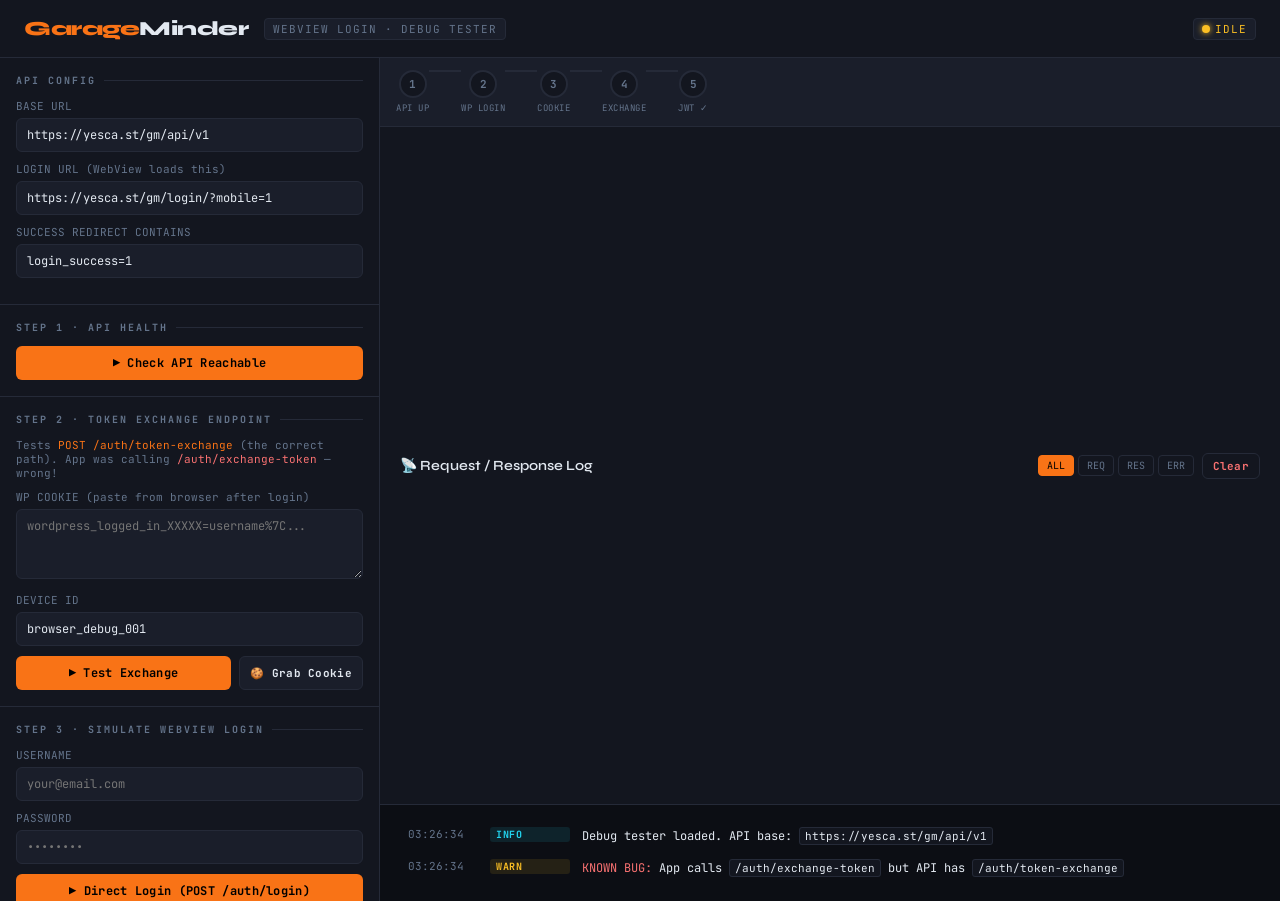
<file: v1/gm-login-debug-tester.html>
<!DOCTYPE html>
<html lang="en">
<head>
<meta charset="UTF-8">
<meta name="viewport" content="width=device-width, initial-scale=1.0">
<title>GarageMinder · WebView Login Debug Tester</title>
<style>
  @import url('https://fonts.googleapis.com/css2?family=JetBrains+Mono:wght@400;500;700&family=Syne:wght@400;600;800&display=swap');

  :root {
    --bg: #0c0e14;
    --surface: #13161f;
    --surface2: #1a1e2a;
    --border: #252a38;
    --accent: #f97316;
    --accent2: #22d3ee;
    --green: #4ade80;
    --red: #f87171;
    --yellow: #fbbf24;
    --text: #e2e8f0;
    --muted: #64748b;
    --mono: 'JetBrains Mono', monospace;
    --sans: 'Syne', sans-serif;
  }

  * { margin: 0; padding: 0; box-sizing: border-box; }

  body {
    background: var(--bg);
    color: var(--text);
    font-family: var(--sans);
    min-height: 100vh;
    display: grid;
    grid-template-rows: auto 1fr;
  }

  header {
    background: var(--surface);
    border-bottom: 1px solid var(--border);
    padding: 16px 24px;
    display: flex;
    align-items: center;
    gap: 16px;
  }

  .logo {
    font-size: 20px;
    font-weight: 800;
    letter-spacing: -0.5px;
    color: var(--accent);
  }

  .logo span { color: var(--text); }

  .badge {
    background: var(--surface2);
    border: 1px solid var(--border);
    font-family: var(--mono);
    font-size: 11px;
    color: var(--muted);
    padding: 3px 8px;
    border-radius: 4px;
    text-transform: uppercase;
    letter-spacing: 1px;
  }

  .main {
    display: grid;
    grid-template-columns: 380px 1fr;
    grid-template-rows: 1fr;
    height: calc(100vh - 57px);
    overflow: hidden;
  }

  /* LEFT PANEL */
  .left-panel {
    background: var(--surface);
    border-right: 1px solid var(--border);
    display: flex;
    flex-direction: column;
    overflow: hidden;
  }

  .panel-section {
    border-bottom: 1px solid var(--border);
    padding: 16px;
  }

  .section-label {
    font-family: var(--mono);
    font-size: 10px;
    font-weight: 700;
    color: var(--muted);
    text-transform: uppercase;
    letter-spacing: 2px;
    margin-bottom: 12px;
    display: flex;
    align-items: center;
    gap: 8px;
  }

  .section-label::after {
    content: '';
    flex: 1;
    height: 1px;
    background: var(--border);
  }

  .input-group {
    margin-bottom: 10px;
  }

  label {
    display: block;
    font-family: var(--mono);
    font-size: 11px;
    color: var(--muted);
    margin-bottom: 5px;
  }

  input, textarea, select {
    width: 100%;
    background: var(--surface2);
    border: 1px solid var(--border);
    border-radius: 6px;
    color: var(--text);
    font-family: var(--mono);
    font-size: 12px;
    padding: 8px 10px;
    transition: border-color 0.15s;
    outline: none;
  }

  input:focus, textarea:focus, select:focus {
    border-color: var(--accent);
  }

  textarea { resize: vertical; min-height: 70px; }

  .btn {
    display: inline-flex;
    align-items: center;
    gap: 6px;
    padding: 9px 14px;
    border-radius: 6px;
    font-family: var(--mono);
    font-size: 12px;
    font-weight: 700;
    cursor: pointer;
    border: none;
    transition: all 0.15s;
    letter-spacing: 0.3px;
  }

  .btn-primary {
    background: var(--accent);
    color: #000;
    width: 100%;
    justify-content: center;
  }
  .btn-primary:hover { filter: brightness(1.1); }
  .btn-primary:active { transform: scale(0.98); }

  .btn-secondary {
    background: var(--surface2);
    color: var(--text);
    border: 1px solid var(--border);
  }
  .btn-secondary:hover { border-color: var(--accent2); color: var(--accent2); }

  .btn-sm { padding: 5px 10px; font-size: 11px; }

  .btn-danger {
    background: transparent;
    color: var(--red);
    border: 1px solid var(--border);
  }
  .btn-danger:hover { border-color: var(--red); background: rgba(248,113,113,0.05); }

  .action-row {
    display: flex;
    gap: 8px;
    flex-wrap: wrap;
  }

  /* STATUS INDICATORS */
  .status-grid {
    display: grid;
    grid-template-columns: 1fr 1fr;
    gap: 8px;
  }

  .status-card {
    background: var(--surface2);
    border: 1px solid var(--border);
    border-radius: 8px;
    padding: 10px 12px;
  }

  .status-name {
    font-family: var(--mono);
    font-size: 10px;
    color: var(--muted);
    margin-bottom: 4px;
  }

  .status-value {
    font-family: var(--mono);
    font-size: 12px;
    font-weight: 700;
    color: var(--text);
    word-break: break-all;
  }

  .dot {
    display: inline-block;
    width: 8px;
    height: 8px;
    border-radius: 50%;
    background: var(--muted);
    margin-right: 5px;
  }
  .dot.green { background: var(--green); box-shadow: 0 0 6px var(--green); }
  .dot.red { background: var(--red); }
  .dot.yellow { background: var(--yellow); box-shadow: 0 0 6px var(--yellow); animation: pulse 1.5s infinite; }

  @keyframes pulse {
    0%, 100% { opacity: 1; }
    50% { opacity: 0.4; }
  }

  /* RESULTS PANEL */
  .result-box {
    background: var(--surface2);
    border: 1px solid var(--border);
    border-radius: 6px;
    font-family: var(--mono);
    font-size: 11px;
    padding: 10px;
    max-height: 120px;
    overflow-y: auto;
    word-break: break-all;
    color: var(--muted);
    white-space: pre-wrap;
  }

  .result-box.success { border-color: var(--green); color: var(--green); }
  .result-box.error { border-color: var(--red); color: var(--red); }

  .left-scroll {
    flex: 1;
    overflow-y: auto;
    scrollbar-width: thin;
    scrollbar-color: var(--border) transparent;
  }

  /* RIGHT PANEL */
  .right-panel {
    display: grid;
    grid-template-rows: auto 1fr;
    overflow: hidden;
  }

  .log-header {
    background: var(--surface);
    border-bottom: 1px solid var(--border);
    padding: 12px 20px;
    display: flex;
    align-items: center;
    justify-content: space-between;
    gap: 12px;
  }

  .log-title {
    font-weight: 600;
    font-size: 14px;
    color: var(--text);
  }

  .log-controls { display: flex; gap: 8px; }

  .filter-tabs {
    display: flex;
    gap: 4px;
  }

  .filter-tab {
    font-family: var(--mono);
    font-size: 10px;
    padding: 3px 8px;
    border-radius: 4px;
    cursor: pointer;
    border: 1px solid var(--border);
    background: transparent;
    color: var(--muted);
    transition: all 0.1s;
  }
  .filter-tab.active { background: var(--accent); color: #000; border-color: var(--accent); }

  .log-area {
    padding: 16px 20px;
    overflow-y: auto;
    font-family: var(--mono);
    font-size: 12px;
    scrollbar-width: thin;
    scrollbar-color: var(--border) transparent;
  }

  .log-entry {
    display: grid;
    grid-template-columns: 70px 80px 1fr auto;
    gap: 12px;
    padding: 6px 8px;
    border-radius: 6px;
    margin-bottom: 2px;
    align-items: start;
    transition: background 0.1s;
    cursor: default;
  }

  .log-entry:hover { background: var(--surface2); }

  .log-time { color: var(--muted); font-size: 11px; flex-shrink: 0; }

  .log-type {
    font-size: 10px;
    font-weight: 700;
    padding: 1px 6px;
    border-radius: 3px;
    text-transform: uppercase;
    letter-spacing: 0.5px;
    white-space: nowrap;
  }
  .log-type.info { background: rgba(34,211,238,0.1); color: var(--accent2); }
  .log-type.success { background: rgba(74,222,128,0.1); color: var(--green); }
  .log-type.error { background: rgba(248,113,113,0.1); color: var(--red); }
  .log-type.warn { background: rgba(251,191,36,0.1); color: var(--yellow); }
  .log-type.request { background: rgba(249,115,22,0.1); color: var(--accent); }
  .log-type.response { background: rgba(167,139,250,0.1); color: #a78bfa; }

  .log-msg { color: var(--text); word-break: break-word; line-height: 1.5; }
  .log-msg .highlight { color: var(--accent); }
  .log-msg .code { 
    background: var(--surface); 
    border: 1px solid var(--border);
    border-radius: 3px; 
    padding: 1px 5px; 
    font-size: 11px;
  }

  .log-status {
    font-size: 11px;
    font-weight: 700;
    white-space: nowrap;
  }
  .log-status.ok { color: var(--green); }
  .log-status.fail { color: var(--red); }

  .log-detail {
    grid-column: 1 / -1;
    margin-top: 4px;
    padding: 8px 10px;
    background: var(--surface);
    border: 1px solid var(--border);
    border-radius: 5px;
    font-size: 11px;
    color: var(--muted);
    white-space: pre-wrap;
    word-break: break-all;
    max-height: 200px;
    overflow-y: auto;
    display: none;
  }
  .log-entry.expanded .log-detail { display: block; }

  .empty-log {
    display: flex;
    flex-direction: column;
    align-items: center;
    justify-content: center;
    height: 200px;
    color: var(--muted);
    gap: 8px;
  }
  .empty-log svg { opacity: 0.3; }

  /* COOKIE DISPLAY */
  .cookie-item {
    background: var(--surface2);
    border: 1px solid var(--border);
    border-radius: 6px;
    padding: 8px 10px;
    margin-bottom: 6px;
    font-family: var(--mono);
    font-size: 11px;
  }
  .cookie-key { color: var(--accent2); margin-bottom: 2px; font-weight: 700; }
  .cookie-val { color: var(--muted); word-break: break-all; }
  .cookie-wp { border-color: var(--green) !important; }

  /* STEP INDICATOR */
  .steps {
    display: flex;
    gap: 0;
    padding: 12px 16px;
    background: var(--surface2);
    border-bottom: 1px solid var(--border);
    overflow-x: auto;
  }

  .step {
    display: flex;
    align-items: center;
    gap: 0;
    flex-shrink: 0;
  }

  .step-dot {
    width: 28px;
    height: 28px;
    border-radius: 50%;
    border: 2px solid var(--border);
    display: flex;
    align-items: center;
    justify-content: center;
    font-family: var(--mono);
    font-size: 11px;
    font-weight: 700;
    color: var(--muted);
    background: var(--surface);
    transition: all 0.3s;
    flex-shrink: 0;
  }
  .step.active .step-dot { border-color: var(--accent); color: var(--accent); background: rgba(249,115,22,0.1); }
  .step.done .step-dot { border-color: var(--green); background: var(--green); color: #000; }
  .step.error .step-dot { border-color: var(--red); background: rgba(248,113,113,0.1); color: var(--red); }

  .step-line {
    height: 2px;
    width: 32px;
    background: var(--border);
    flex-shrink: 0;
    transition: background 0.3s;
  }
  .step.done + .step .step-line { background: var(--green); }

  .step-label {
    font-size: 9px;
    font-family: var(--mono);
    color: var(--muted);
    text-align: center;
    margin-top: 4px;
    text-transform: uppercase;
    letter-spacing: 0.5px;
    max-width: 60px;
    white-space: nowrap;
    overflow: hidden;
    text-overflow: ellipsis;
  }

  .step-wrap { display: flex; flex-direction: column; align-items: center; }

  /* SCROLLBAR */
  ::-webkit-scrollbar { width: 5px; height: 5px; }
  ::-webkit-scrollbar-track { background: transparent; }
  ::-webkit-scrollbar-thumb { background: var(--border); border-radius: 10px; }

  .tag {
    display: inline-block;
    padding: 2px 6px;
    border-radius: 3px;
    font-family: var(--mono);
    font-size: 10px;
    margin-right: 4px;
  }
  .tag-bug { background: rgba(248,113,113,0.15); color: var(--red); border: 1px solid rgba(248,113,113,0.3); }
  .tag-fix { background: rgba(74,222,128,0.15); color: var(--green); border: 1px solid rgba(74,222,128,0.3); }

  .issue-list { list-style: none; }
  .issue-list li {
    display: flex;
    gap: 8px;
    align-items: flex-start;
    padding: 6px 0;
    border-bottom: 1px solid var(--border);
    font-size: 12px;
    color: var(--muted);
    line-height: 1.5;
  }
  .issue-list li:last-child { border-bottom: none; }
</style>
</head>
<body>

<header>
  <div class="logo">Garage<span>Minder</span></div>
  <div class="badge">WebView Login · Debug Tester</div>
  <div style="margin-left:auto; display:flex; gap:8px;">
    <span id="overall-status" class="badge" style="color:var(--yellow)"><span class="dot yellow"></span>IDLE</span>
  </div>
</header>

<div class="main">

  <!-- LEFT PANEL: Controls -->
  <div class="left-panel">
    <div class="left-scroll">

      <!-- CONFIG -->
      <div class="panel-section">
        <div class="section-label">API Config</div>
        <div class="input-group">
          <label>BASE URL</label>
          <input type="text" id="base-url" value="https://yesca.st/gm/api/v1" />
        </div>
        <div class="input-group">
          <label>LOGIN URL (WebView loads this)</label>
          <input type="text" id="login-url" value="https://yesca.st/gm/login/?mobile=1" />
        </div>
        <div class="input-group">
          <label>SUCCESS REDIRECT CONTAINS</label>
          <input type="text" id="success-pattern" value="login_success=1" />
        </div>
      </div>

      <!-- TEST 1: DIRECT API HEALTH -->
      <div class="panel-section">
        <div class="section-label">Step 1 · API Health</div>
        <button class="btn btn-primary" onclick="testApiHealth()">▶ Check API Reachable</button>
        <div id="health-result" class="result-box" style="margin-top:10px;display:none;"></div>
      </div>

      <!-- TEST 2: TOKEN EXCHANGE ENDPOINT -->
      <div class="panel-section">
        <div class="section-label">Step 2 · Token Exchange Endpoint</div>
        <p style="font-size:11px; color:var(--muted); margin-bottom:10px; font-family:var(--mono);">
          Tests <span style="color:var(--accent)">POST /auth/token-exchange</span> (the correct path).
          App was calling <span style="color:var(--red)">/auth/exchange-token</span> — wrong!
        </p>
        <div class="input-group">
          <label>WP COOKIE (paste from browser after login)</label>
          <textarea id="wp-cookie" placeholder="wordpress_logged_in_XXXXX=username%7C..."></textarea>
        </div>
        <div class="input-group">
          <label>DEVICE ID</label>
          <input type="text" id="device-id" value="browser_debug_001" />
        </div>
        <div class="action-row">
          <button class="btn btn-primary" onclick="testTokenExchange()" style="flex:1">▶ Test Exchange</button>
          <button class="btn btn-secondary btn-sm" onclick="grabCookieFromBrowser()">🍪 Grab Cookie</button>
        </div>
        <div id="exchange-result" class="result-box" style="margin-top:10px;display:none;"></div>
      </div>

      <!-- TEST 3: FULL WEBVIEW FLOW SIM -->
      <div class="panel-section">
        <div class="section-label">Step 3 · Simulate WebView Login</div>
        <div class="input-group">
          <label>USERNAME</label>
          <input type="text" id="sim-username" placeholder="your@email.com" />
        </div>
        <div class="input-group">
          <label>PASSWORD</label>
          <input type="password" id="sim-password" placeholder="••••••••" />
        </div>
        <button class="btn btn-primary" onclick="simulateDirectLogin()">▶ Direct Login (POST /auth/login)</button>
        <div id="direct-login-result" class="result-box" style="margin-top:10px;display:none;"></div>
      </div>

      <!-- TEST 4: VERIFY TOKEN -->
      <div class="panel-section">
        <div class="section-label">Step 4 · Verify Stored Token</div>
        <div class="input-group">
          <label>ACCESS TOKEN (from exchange or direct login)</label>
          <textarea id="access-token" placeholder="eyJhbGci..." style="min-height:55px;"></textarea>
        </div>
        <button class="btn btn-primary" onclick="verifyToken()">▶ Verify Token (GET /auth/verify)</button>
        <div id="verify-result" class="result-box" style="margin-top:10px;display:none;"></div>
      </div>

      <!-- KNOWN ISSUES -->
      <div class="panel-section">
        <div class="section-label">Known Issues Found</div>
        <ul class="issue-list">
          <li>
            <span class="tag tag-bug">BUG</span>
            App calls <code style="color:var(--red);font-size:11px">/auth/exchange-token</code>. API expects <code style="color:var(--green);font-size:11px">/auth/token-exchange</code>
          </li>
          <li>
            <span class="tag tag-bug">BUG</span>
            <code>document.cookie</code> in WebView won't capture HttpOnly WP cookies. Need CookieManager native API.
          </li>
          <li>
            <span class="tag tag-bug">BUG</span>
            Login URL uses <code style="font-size:11px">?mobile=1</code> but WordPress plugin expects <code style="font-size:11px">?mobile_app=1</code> (check API docs)
          </li>
          <li>
            <span class="tag tag-fix">FIX</span>
            Change <code style="font-size:11px">exchangeToken()</code> endpoint to <code style="color:var(--green);font-size:11px">/auth/token-exchange</code>
          </li>
        </ul>
      </div>

    </div>
  </div>

  <!-- RIGHT PANEL: Live Log -->
  <div class="right-panel">

    <!-- Flow Steps -->
    <div class="steps" id="flow-steps">
      <div class="step-wrap">
        <div class="step" id="step-1">
          <div class="step-dot">1</div>
        </div>
        <div class="step-label">API Up</div>
      </div>
      <div class="step-line"></div>
      <div class="step-wrap">
        <div class="step" id="step-2">
          <div class="step-dot">2</div>
        </div>
        <div class="step-label">WP Login</div>
      </div>
      <div class="step-line"></div>
      <div class="step-wrap">
        <div class="step" id="step-3">
          <div class="step-dot">3</div>
        </div>
        <div class="step-label">Cookie</div>
      </div>
      <div class="step-line"></div>
      <div class="step-wrap">
        <div class="step" id="step-4">
          <div class="step-dot">4</div>
        </div>
        <div class="step-label">Exchange</div>
      </div>
      <div class="step-line"></div>
      <div class="step-wrap">
        <div class="step" id="step-5">
          <div class="step-dot">5</div>
        </div>
        <div class="step-label">JWT ✓</div>
      </div>
    </div>

    <div class="log-header">
      <div class="log-title">📡 Request / Response Log</div>
      <div style="display:flex;gap:8px;align-items:center;">
        <div class="filter-tabs">
          <button class="filter-tab active" onclick="setFilter('all', this)">ALL</button>
          <button class="filter-tab" onclick="setFilter('request', this)">REQ</button>
          <button class="filter-tab" onclick="setFilter('response', this)">RES</button>
          <button class="filter-tab" onclick="setFilter('error', this)">ERR</button>
        </div>
        <button class="btn btn-danger btn-sm" onclick="clearLog()">Clear</button>
      </div>
    </div>

    <div class="log-area" id="log-area">
      <div class="empty-log" id="empty-log">
        <svg width="40" height="40" viewBox="0 0 24 24" fill="none" stroke="currentColor" stroke-width="1.5">
          <path d="M8 9h8M8 13h6M6 3h12a2 2 0 012 2v16l-4-4H6a2 2 0 01-2-2V5a2 2 0 012-2z"/>
        </svg>
        <div style="font-size:12px;">Run a test to see logs</div>
      </div>
    </div>

  </div>
</div>

<script>
  let logs = [];
  let currentFilter = 'all';

  function ts() {
    return new Date().toLocaleTimeString('en-US', { hour12: false, hour: '2-digit', minute: '2-digit', second: '2-digit' });
  }

  function addLog(type, msg, detail = '', statusCode = null) {
    const entry = { type, msg, detail, statusCode, time: ts(), id: Date.now() + Math.random() };
    logs.push(entry);
    renderLogs();
  }

  function renderLogs() {
    const area = document.getElementById('log-area');
    const empty = document.getElementById('empty-log');
    const filtered = currentFilter === 'all' ? logs : logs.filter(l => l.type === currentFilter);
    
    if (filtered.length === 0) {
      empty.style.display = 'flex';
      area.querySelectorAll('.log-entry').forEach(e => e.remove());
      return;
    }
    empty.style.display = 'none';

    area.querySelectorAll('.log-entry').forEach(e => e.remove());
    filtered.forEach(log => {
      const el = document.createElement('div');
      el.className = 'log-entry';
      el.dataset.id = log.id;
      
      const statusHtml = log.statusCode 
        ? `<span class="log-status ${log.statusCode < 300 ? 'ok' : 'fail'}">${log.statusCode}</span>`
        : '<span></span>';

      el.innerHTML = `
        <span class="log-time">${log.time}</span>
        <span class="log-type ${log.type}">${log.type}</span>
        <span class="log-msg">${log.msg}</span>
        ${statusHtml}
        ${log.detail ? `<div class="log-detail">${log.detail}</div>` : ''}
      `;

      if (log.detail) {
        el.style.cursor = 'pointer';
        el.addEventListener('click', () => el.classList.toggle('expanded'));
      }

      area.appendChild(el);
    });

    area.scrollTop = area.scrollHeight;
  }

  function setFilter(f, btn) {
    currentFilter = f;
    document.querySelectorAll('.filter-tab').forEach(t => t.classList.remove('active'));
    btn.classList.add('active');
    renderLogs();
  }

  function clearLog() {
    logs = [];
    renderLogs();
  }

  function setStep(num, state) {
    const step = document.getElementById(`step-${num}`);
    if (!step) return;
    step.className = `step ${state}`;
    if (state === 'done') step.querySelector('.step-dot').textContent = '✓';
    else if (state === 'error') step.querySelector('.step-dot').textContent = '✗';
    else step.querySelector('.step-dot').textContent = num;
  }

  function setOverall(state, text) {
    const el = document.getElementById('overall-status');
    const colors = { ok: 'var(--green)', fail: 'var(--red)', loading: 'var(--yellow)' };
    el.innerHTML = `<span class="dot ${state === 'ok' ? 'green' : state === 'fail' ? 'red' : 'yellow'}"></span>${text}`;
  }

  function showResult(id, content, isError = false) {
    const el = document.getElementById(id);
    el.style.display = 'block';
    el.className = `result-box ${isError ? 'error' : 'success'}`;
    el.textContent = content;
  }

  async function doFetch(endpoint, options = {}, label = '') {
    const base = document.getElementById('base-url').value.trim();
    const url = endpoint.startsWith('http') ? endpoint : `${base}${endpoint}`;
    
    addLog('request', `<span class="highlight">${options.method || 'GET'}</span> <span class="code">${endpoint}</span>${label ? ' · '+label : ''}`, 
      `URL: ${url}\nHeaders: ${JSON.stringify(options.headers || {}, null, 2)}\nBody: ${options.body || '(none)'}`);

    try {
      const resp = await fetch(url, {
        ...options,
        headers: {
          'Content-Type': 'application/json',
          ...(options.headers || {})
        }
      });

      const text = await resp.text();
      let parsed;
      try { parsed = JSON.parse(text); } catch { parsed = { raw: text }; }

      const isOk = resp.ok && (parsed.success !== false);
      addLog(isOk ? 'response' : 'error', 
        isOk 
          ? `Response OK from <span class="code">${endpoint}</span>`
          : `Error from <span class="code">${endpoint}</span>: ${parsed?.error?.message || parsed?.error?.code || resp.statusText}`,
        JSON.stringify(parsed, null, 2),
        resp.status
      );

      return { ok: isOk, status: resp.status, data: parsed };
    } catch (err) {
      addLog('error', `Network error: ${err.message} — check CORS or URL`, `Error: ${err.toString()}`);
      return { ok: false, error: err.message };
    }
  }

  async function testApiHealth() {
    setOverall('loading', 'TESTING...');
    setStep(1, 'active');
    addLog('info', 'Testing API reachability...');
    const result = await doFetch('/auth/verify', { method: 'GET' }, 'health probe');
    // 401 is fine - it means API is up
    if (result.status === 401 || result.status === 200) {
      setStep(1, 'done');
      setOverall('ok', 'API REACHABLE');
      showResult('health-result', `✓ API is reachable (HTTP ${result.status}). Endpoint exists.`);
      addLog('success', 'API is up and responding');
    } else if (result.status === 404) {
      setStep(1, 'error');
      setOverall('fail', 'ENDPOINT 404');
      showResult('health-result', `✗ 404 - Base URL may be wrong: ${document.getElementById('base-url').value}`, true);
    } else if (!result.status) {
      setStep(1, 'error');
      setOverall('fail', 'UNREACHABLE');
      showResult('health-result', `✗ Cannot reach API. CORS or network issue. Open in browser to check.`, true);
    } else {
      setStep(1, 'done');
      showResult('health-result', `API responded with HTTP ${result.status}`);
    }
  }

  async function testTokenExchange() {
    const cookie = document.getElementById('wp-cookie').value.trim();
    const deviceId = document.getElementById('device-id').value.trim();

    if (!cookie) {
      showResult('exchange-result', '✗ Paste a WordPress cookie first. Log in at the LOGIN URL, then use Dev Tools → Application → Cookies to copy wordpress_logged_in_* value.', true);
      addLog('warn', 'No cookie provided for token exchange test');
      return;
    }

    setStep(3, 'done');
    setStep(4, 'active');
    addLog('info', `Testing <span class="highlight">POST /auth/token-exchange</span> (CORRECT endpoint name)`);
    
    // Also test the WRONG endpoint to show the difference
    addLog('warn', 'FYI: App was calling <span class="highlight">/auth/exchange-token</span> which causes 404');

    const result = await doFetch('/auth/token-exchange', {
      method: 'POST',
      headers: { 'Cookie': cookie },
      body: JSON.stringify({ device_id: deviceId, device_name: 'Browser Debug Tool', platform: 'web' })
    }, 'token exchange');

    if (result.ok && result.data?.data?.access_token) {
      setStep(4, 'done');
      setStep(5, 'done');
      setOverall('ok', 'EXCHANGE OK');
      const token = result.data.data.access_token;
      document.getElementById('access-token').value = token;
      showResult('exchange-result', `✓ Token exchange SUCCESS!\nAccess token: ${token.substring(0,40)}...\nUser: ${result.data.data.user?.email}`);
      addLog('success', `Token exchanged! User: <span class="highlight">${result.data.data.user?.email}</span>`);
    } else if (result.status === 401) {
      setStep(4, 'error');
      showResult('exchange-result', `✗ 401 - No valid WP session. The cookie may be expired or not a wordpress_logged_in_* cookie.\n\nError: ${result.data?.error?.message || 'NO_WP_SESSION'}`, true);
      addLog('error', 'Token exchange 401: cookie invalid or no WP session');
    } else if (result.status === 404) {
      setStep(4, 'error');
      showResult('exchange-result', `✗ 404 - Endpoint not found. Verify /auth/token-exchange exists in API.`, true);
      addLog('error', '404 on token exchange — endpoint path mismatch');
    } else {
      setStep(4, 'error');
      showResult('exchange-result', `✗ Failed: HTTP ${result.status}\n${JSON.stringify(result.data?.error, null, 2)}`, true);
    }
  }

  async function simulateDirectLogin() {
    const username = document.getElementById('sim-username').value.trim();
    const password = document.getElementById('sim-password').value.trim();

    if (!username || !password) {
      showResult('direct-login-result', '✗ Enter username and password', true);
      return;
    }

    setStep(2, 'active');
    addLog('info', `Testing direct login as <span class="highlight">${username}</span>`);

    const result = await doFetch('/auth/login', {
      method: 'POST',
      body: JSON.stringify({ username, password, device_id: 'browser_debug', device_name: 'Browser Debug', platform: 'web' })
    }, 'direct login');

    if (result.ok && result.data?.data?.access_token) {
      setStep(2, 'done');
      setStep(3, 'done');
      setStep(4, 'done');
      setStep(5, 'done');
      setOverall('ok', 'LOGIN SUCCESS');
      const token = result.data.data.access_token;
      document.getElementById('access-token').value = token;
      showResult('direct-login-result', `✓ Login SUCCESS!\nUser: ${result.data.data.user?.email}\nSubscription: ${result.data.data.user?.subscription_level}\nToken: ${token.substring(0,40)}...`);
      addLog('success', `Logged in! User: <span class="highlight">${result.data.data.user?.email}</span> (${result.data.data.user?.subscription_level})`);
    } else if (result.status === 401) {
      setStep(2, 'error');
      setOverall('fail', 'BAD CREDS');
      showResult('direct-login-result', `✗ Invalid credentials`, true);
    } else if (result.status === 404) {
      setStep(2, 'error');
      showResult('direct-login-result', `✗ 404 - /auth/login endpoint not found. Check BASE_URL.`, true);
    } else {
      setStep(2, 'error');
      showResult('direct-login-result', `✗ HTTP ${result.status}: ${result.data?.error?.message || 'Login failed'}`, true);
    }
  }

  async function verifyToken() {
    const token = document.getElementById('access-token').value.trim();
    if (!token) {
      showResult('verify-result', '✗ No token. Run login or exchange first.', true);
      return;
    }

    addLog('info', 'Verifying token against <span class="code">GET /auth/verify</span>');
    const result = await doFetch('/auth/verify', {
      method: 'GET',
      headers: { 'Authorization': `Bearer ${token}` }
    }, 'token verify');

    if (result.ok && result.data?.data?.valid) {
      showResult('verify-result', `✓ Token VALID!\nUser: ${result.data.data.user?.email}\nActive sessions: ${result.data.data.active_sessions}`);
      addLog('success', 'Token verified ✓');
    } else if (result.status === 401) {
      showResult('verify-result', `✗ Token invalid or expired (401)`, true);
      addLog('error', 'Token verify failed: 401');
    } else {
      showResult('verify-result', `✗ HTTP ${result.status}: ${result.data?.error?.message || 'Verify failed'}`, true);
    }
  }

  async function grabCookieFromBrowser() {
    // Try to read cookies from current document (won't work for cross-origin HttpOnly cookies)
    const cookies = document.cookie;
    const wpCookies = cookies.split(';').filter(c => c.includes('wordpress_logged_in'));
    
    if (wpCookies.length > 0) {
      document.getElementById('wp-cookie').value = wpCookies.map(c => c.trim()).join('; ');
      addLog('info', `Found ${wpCookies.length} WP cookie(s) from current page`);
    } else {
      document.getElementById('wp-cookie').value = '';
      addLog('warn', 'No wordpress_logged_in_* cookies found in current domain. Log in to trackmywrench.com first, then copy manually from Dev Tools → Application → Cookies → yesca.st');
      alert('No WP cookies found on this page.\n\nTo get the cookie:\n1. Open https://yesca.st/gm/login/?mobile=1 in a new tab\n2. Log in normally\n3. Open DevTools → Application → Cookies → https://yesca.st\n4. Copy the full "wordpress_logged_in_*" cookie value\n5. Paste it in the cookie field above');
    }
  }

  // Auto-log page load
  addLog('info', 'Debug tester loaded. API base: <span class="code">https://yesca.st/gm/api/v1</span>');
  addLog('warn', '<span style="color:var(--red)">KNOWN BUG:</span> App calls <span class="code">/auth/exchange-token</span> but API has <span class="code">/auth/token-exchange</span>');
</script>
</body>
</html>
</file>
<file: v1/admin-tester/tester.css>
/* GarageMinder API Admin Tester */
:root {
    --bg: #0f1117;
    --surface: #1a1d27;
    --surface2: #242833;
    --border: #2e3340;
    --text: #e4e7ef;
    --text-muted: #8b90a0;
    --primary: #4f8ff7;
    --success: #34d399;
    --error: #f87171;
    --warning: #fbbf24;
    --accent: #a78bfa;
    --font: 'Inter', -apple-system, BlinkMacSystemFont, sans-serif;
    --mono: 'JetBrains Mono', 'Fira Code', monospace;
}
* { margin:0; padding:0; box-sizing:border-box; }
body { font-family:var(--font); background:var(--bg); color:var(--text); display:flex; height:100vh; overflow:hidden; }

/* Login Screen */
#login-screen { display:flex; align-items:center; justify-content:center; width:100%; }
#login-screen .login-box { background:var(--surface); border:1px solid var(--border); border-radius:12px; padding:40px; width:400px; text-align:center; }
#login-screen h2 { margin-bottom:8px; font-size:24px; }
#login-screen .subtitle { color:var(--text-muted); margin-bottom:24px; font-size:14px; }
#login-screen input { width:100%; padding:12px 16px; background:var(--surface2); border:1px solid var(--border); border-radius:8px; color:var(--text); font-size:14px; margin-bottom:12px; outline:none; }
#login-screen input:focus { border-color:var(--primary); }
#login-screen button { width:100%; padding:12px; background:var(--primary); color:#fff; border:none; border-radius:8px; font-size:14px; font-weight:600; cursor:pointer; }
#login-screen button:hover { opacity:0.9; }
#login-screen .error { color:var(--error); font-size:13px; margin-top:8px; }

/* Main Layout */
#app { display:none; width:100%; height:100%; }
.sidebar { width:280px; background:var(--surface); border-right:1px solid var(--border); display:flex; flex-direction:column; overflow-y:auto; flex-shrink:0; }
.sidebar-header { padding:16px 20px; border-bottom:1px solid var(--border); }
.sidebar-header h1 { font-size:16px; display:flex; align-items:center; gap:8px; }
.sidebar-header .version { color:var(--text-muted); font-size:12px; }
.nav-group { padding:8px 12px; }
.nav-group-title { font-size:11px; text-transform:uppercase; letter-spacing:1px; color:var(--text-muted); padding:8px; font-weight:600; }
.nav-item { display:flex; align-items:center; gap:8px; padding:8px 12px; border-radius:6px; cursor:pointer; font-size:13px; color:var(--text-muted); transition:all .15s; }
.nav-item:hover { background:var(--surface2); color:var(--text); }
.nav-item.active { background:rgba(79,143,247,.15); color:var(--primary); }
.nav-item .method { font-size:10px; font-weight:700; min-width:40px; font-family:var(--mono); }
.method-get { color:var(--success); }
.method-post { color:var(--primary); }
.method-put { color:var(--warning); }
.method-delete { color:var(--error); }

/* Main Content */
.main { flex:1; display:flex; flex-direction:column; overflow:hidden; }
.toolbar { padding:12px 20px; border-bottom:1px solid var(--border); display:flex; align-items:center; gap:12px; background:var(--surface); flex-shrink:0; }
.toolbar .url-bar { flex:1; display:flex; align-items:center; gap:8px; background:var(--surface2); border:1px solid var(--border); border-radius:8px; padding:8px 12px; }
.toolbar .url-bar .method-badge { font-size:12px; font-weight:700; font-family:var(--mono); min-width:50px; }
.toolbar .url-bar input { flex:1; background:none; border:none; color:var(--text); font-family:var(--mono); font-size:13px; outline:none; }
.toolbar .send-btn { padding:10px 24px; background:var(--primary); color:#fff; border:none; border-radius:8px; font-weight:600; cursor:pointer; font-size:13px; }
.toolbar .send-btn:hover { opacity:0.9; }
.toolbar .send-btn:disabled { opacity:0.5; cursor:not-allowed; }

/* Panels */
.panels { flex:1; display:flex; overflow:hidden; min-height:0; }
.request-panel, .response-panel { flex:1; display:flex; flex-direction:column; overflow:hidden; min-height:0; }
.request-panel { border-right:1px solid var(--border); }
.panel-header { padding:10px 16px; background:var(--surface); border-bottom:1px solid var(--border); font-size:13px; font-weight:600; display:flex; gap:16px; flex-shrink:0; }
.panel-tab { cursor:pointer; padding:4px 8px; border-radius:4px; color:var(--text-muted); }
.panel-tab.active { color:var(--text); background:var(--surface2); }
.panel-body { flex:1; overflow-y:auto; padding:16px; min-height:0; }
.panel-body textarea { width:100%; height:100%; min-height:200px; background:var(--surface2); border:1px solid var(--border); border-radius:8px; padding:12px; color:var(--text); font-family:var(--mono); font-size:13px; resize:none; outline:none; }
.panel-body textarea:focus { border-color:var(--primary); }

/* Response */
.response-status { padding:8px 16px; font-size:13px; display:flex; align-items:center; gap:12px; border-bottom:1px solid var(--border); flex-shrink:0; }
.status-code { font-weight:700; font-family:var(--mono); }
.status-2xx { color:var(--success); }
.status-4xx { color:var(--warning); }
.status-5xx { color:var(--error); }
.response-time { color:var(--text-muted); }
pre.json { background:var(--surface2); border-radius:8px; padding:16px; font-family:var(--mono); font-size:13px; line-height:1.6; overflow:auto; white-space:pre-wrap; word-break:break-all; }
pre.json .key { color:var(--primary); }
pre.json .string { color:var(--success); }
pre.json .number { color:var(--accent); }
pre.json .boolean { color:var(--warning); }
pre.json .null { color:var(--text-muted); }

/* ================================================================
   FIX: Response panel scrolling for long responses
   The response-content div needs to be a flex column that scrolls
   ================================================================ */
#response-content {
    display: flex;
    flex-direction: column;
    overflow: hidden;
    min-height: 0;
    flex: 1;
}
#response-content .panel-body {
    flex: 1;
    overflow-y: auto;
    min-height: 0;
}

/* ================================================================
   Documentation Panel - Comprehensive Styles
   ================================================================ */
.docs-content {
    padding: 24px;
    overflow-y: auto;
    height: 100%;
    flex: 1;
    min-height: 0;
}
#docs-content {
    flex: 1;
    overflow-y: auto;
    min-height: 0;
}

.docs-content h2 {
    font-size: 18px;
    margin: 0 0 12px 0;
    padding-top: 8px;
    color: var(--text);
}
.docs-content h3 {
    font-size: 14px;
    color: var(--primary);
    margin: 20px 0 8px;
}
.docs-content h4 {
    font-size: 14px;
    margin: 0 0 8px 0;
    display: flex;
    align-items: center;
    gap: 10px;
    font-family: var(--mono);
    font-weight: 600;
}
.docs-content p {
    font-size: 13px;
    color: var(--text-muted);
    line-height: 1.6;
    margin-bottom: 8px;
}
.docs-content code {
    background: var(--surface2);
    padding: 2px 6px;
    border-radius: 4px;
    font-family: var(--mono);
    font-size: 12px;
    color: var(--text);
}
.docs-content pre {
    background: var(--surface2);
    padding: 14px;
    border-radius: 8px;
    font-size: 12px;
    font-family: var(--mono);
    line-height: 1.5;
    overflow-x: auto;
    margin: 8px 0 16px;
    border: 1px solid var(--border);
    white-space: pre-wrap;
    word-break: break-all;
}
.docs-content em {
    color: var(--text-muted);
    font-size: 12px;
}

/* Dividers */
hr.doc-divider {
    border: none;
    border-top: 1px solid var(--border);
    margin: 28px 0;
}

/* Endpoint blocks */
.endpoint-block {
    background: rgba(30, 34, 46, 0.5);
    border: 1px solid var(--border);
    border-radius: 10px;
    padding: 18px;
    margin: 14px 0;
}
.endpoint-block h4 {
    font-size: 14px;
    margin-bottom: 6px;
}
.endpoint-block pre {
    margin: 6px 0 12px;
}

/* Endpoint description */
.ep-desc {
    color: var(--text) !important;
    font-size: 13px !important;
    margin-bottom: 10px !important;
}
.ep-auth {
    font-size: 12px !important;
    color: var(--text-muted) !important;
    margin-bottom: 12px !important;
    padding: 4px 8px;
    background: var(--surface2);
    border-radius: 4px;
    display: inline-block;
}
.ep-label {
    font-size: 12px !important;
    font-weight: 600 !important;
    color: var(--text) !important;
    text-transform: uppercase;
    letter-spacing: 0.5px;
    margin: 14px 0 4px !important;
    display: flex;
    align-items: center;
    gap: 8px;
}

/* Method badges in docs */
.doc-method {
    display: inline-block;
    padding: 3px 10px;
    border-radius: 4px;
    font-size: 11px;
    font-weight: 700;
    font-family: var(--mono);
    letter-spacing: 0.5px;
}
.doc-get { background: rgba(52,211,153,0.15); color: var(--success); }
.doc-post { background: rgba(79,143,247,0.15); color: var(--primary); }
.doc-put { background: rgba(251,191,36,0.15); color: var(--warning); }
.doc-delete { background: rgba(248,113,113,0.15); color: var(--error); }

/* Status pills */
.status-pill {
    display: inline-block;
    padding: 2px 8px;
    border-radius: 10px;
    font-size: 11px;
    font-weight: 700;
    font-family: var(--mono);
}
.s200, .s201 { background: rgba(52,211,153,0.15); color: var(--success); }
.s207 { background: rgba(167,139,250,0.15); color: var(--accent); }
.s400, .s401, .s404 { background: rgba(251,191,36,0.15); color: var(--warning); }
.s422 { background: rgba(248,113,113,0.15); color: var(--error); }

/* Parameter tables */
.param-table {
    width: 100%;
    font-size: 12px;
    border-collapse: collapse;
    margin: 6px 0 14px;
}
.param-table th {
    text-align: left;
    padding: 6px 10px;
    background: var(--surface2);
    color: var(--text-muted);
    font-weight: 600;
    font-size: 11px;
    text-transform: uppercase;
    letter-spacing: 0.5px;
    border-bottom: 1px solid var(--border);
}
.param-table td {
    padding: 6px 10px;
    border-bottom: 1px solid rgba(46,51,64,0.5);
    color: var(--text-muted);
    vertical-align: top;
}
.param-table td code {
    color: var(--primary);
    background: transparent;
    padding: 0;
    font-size: 12px;
}

/* General doc tables */
.doc-table {
    width: 100%;
    font-size: 12px;
    border-collapse: collapse;
    margin: 8px 0;
}
.doc-table td {
    padding: 6px 10px;
    border-bottom: 1px solid rgba(46,51,64,0.5);
    color: var(--text-muted);
    vertical-align: top;
}
.doc-table td:first-child {
    white-space: nowrap;
}
.doc-table td code {
    color: var(--text);
}

/* User info */
.user-info { padding:12px 20px; border-top:1px solid var(--border); font-size:12px; color:var(--text-muted); margin-top:auto; }
.user-info .name { color:var(--text); font-weight:600; }
.logout-btn { background:none; border:1px solid var(--border); color:var(--text-muted); padding:4px 12px; border-radius:4px; cursor:pointer; font-size:12px; margin-top:8px; }
.logout-btn:hover { border-color:var(--error); color:var(--error); }

/* Responsive */
@media (max-width:768px) { .sidebar{width:60px;} .nav-item span{display:none;} }
</file>
<file: v1/admin/tester.css>
/* GarageMinder API Admin Tester */
:root {
    --bg: #0f1117;
    --surface: #1a1d27;
    --surface2: #242833;
    --border: #2e3340;
    --text: #e4e7ef;
    --text-muted: #8b90a0;
    --primary: #4f8ff7;
    --success: #34d399;
    --error: #f87171;
    --warning: #fbbf24;
    --accent: #a78bfa;
    --font: 'Inter', -apple-system, BlinkMacSystemFont, sans-serif;
    --mono: 'JetBrains Mono', 'Fira Code', monospace;
}
* { margin:0; padding:0; box-sizing:border-box; }
body { font-family:var(--font); background:var(--bg); color:var(--text); display:flex; height:100vh; overflow:hidden; }
/* Login Screen */
#login-screen { display:flex; align-items:center; justify-content:center; width:100%; }
#login-screen .login-box { background:var(--surface); border:1px solid var(--border); border-radius:12px; padding:40px; width:400px; text-align:center; }
#login-screen h2 { margin-bottom:8px; font-size:24px; }
#login-screen .subtitle { color:var(--text-muted); margin-bottom:24px; font-size:14px; }
#login-screen input { width:100%; padding:12px 16px; background:var(--surface2); border:1px solid var(--border); border-radius:8px; color:var(--text); font-size:14px; margin-bottom:12px; outline:none; }
#login-screen input:focus { border-color:var(--primary); }
#login-screen button { width:100%; padding:12px; background:var(--primary); color:#fff; border:none; border-radius:8px; font-size:14px; font-weight:600; cursor:pointer; }
#login-screen button:hover { opacity:0.9; }
#login-screen .error { color:var(--error); font-size:13px; margin-top:8px; }
/* Main Layout */
#app { display:none; width:100%; height:100%; }
.sidebar { width:280px; background:var(--surface); border-right:1px solid var(--border); display:flex; flex-direction:column; overflow-y:auto; flex-shrink:0; }
.sidebar-header { padding:16px 20px; border-bottom:1px solid var(--border); }
.sidebar-header h1 { font-size:16px; display:flex; align-items:center; gap:8px; }
.sidebar-header .version { color:var(--text-muted); font-size:12px; }
.nav-group { padding:8px 12px; }
.nav-group-title { font-size:11px; text-transform:uppercase; letter-spacing:1px; color:var(--text-muted); padding:8px; font-weight:600; }
.nav-item { display:flex; align-items:center; gap:8px; padding:8px 12px; border-radius:6px; cursor:pointer; font-size:13px; color:var(--text-muted); transition:all .15s; }
.nav-item:hover { background:var(--surface2); color:var(--text); }
.nav-item.active { background:rgba(79,143,247,.15); color:var(--primary); }
.nav-item .method { font-size:10px; font-weight:700; min-width:40px; font-family:var(--mono); }
.method-get { color:var(--success); }
.method-post { color:var(--primary); }
.method-put { color:var(--warning); }
.method-delete { color:var(--error); }
/* Main Content */
.main { flex:1; display:flex; flex-direction:column; overflow:hidden; }
.toolbar { padding:12px 20px; border-bottom:1px solid var(--border); display:flex; align-items:center; gap:12px; background:var(--surface); }
.toolbar .url-bar { flex:1; display:flex; align-items:center; gap:8px; background:var(--surface2); border:1px solid var(--border); border-radius:8px; padding:8px 12px; }
.toolbar .url-bar .method-badge { font-size:12px; font-weight:700; font-family:var(--mono); min-width:50px; }
.toolbar .url-bar input { flex:1; background:none; border:none; color:var(--text); font-family:var(--mono); font-size:13px; outline:none; }
.toolbar .send-btn { padding:10px 24px; background:var(--primary); color:#fff; border:none; border-radius:8px; font-weight:600; cursor:pointer; font-size:13px; }
.toolbar .send-btn:hover { opacity:0.9; }
.toolbar .send-btn:disabled { opacity:0.5; cursor:not-allowed; }
/* Panels */
.panels { flex:1; display:flex; overflow:hidden; }
.request-panel, .response-panel { flex:1; display:flex; flex-direction:column; overflow:hidden; }
.request-panel { border-right:1px solid var(--border); }
.panel-header { padding:10px 16px; background:var(--surface); border-bottom:1px solid var(--border); font-size:13px; font-weight:600; display:flex; gap:16px; }
.panel-tab { cursor:pointer; padding:4px 8px; border-radius:4px; color:var(--text-muted); }
.panel-tab.active { color:var(--text); background:var(--surface2); }
.panel-body { flex:1; overflow-y:auto; padding:16px; }
.panel-body textarea { width:100%; height:100%; min-height:200px; background:var(--surface2); border:1px solid var(--border); border-radius:8px; padding:12px; color:var(--text); font-family:var(--mono); font-size:13px; resize:none; outline:none; }
.panel-body textarea:focus { border-color:var(--primary); }
/* Params table */
.params-table { width:100%; }
.params-table input { background:var(--surface2); border:1px solid var(--border); border-radius:4px; padding:6px 10px; color:var(--text); font-size:13px; width:100%; outline:none; }
.params-table td { padding:4px; }
/* Response */
.response-status { padding:8px 16px; font-size:13px; display:flex; align-items:center; gap:12px; border-bottom:1px solid var(--border); }
.status-code { font-weight:700; font-family:var(--mono); }
.status-2xx { color:var(--success); }
.status-4xx { color:var(--warning); }
.status-5xx { color:var(--error); }
.response-time { color:var(--text-muted); }
pre.json { background:var(--surface2); border-radius:8px; padding:16px; font-family:var(--mono); font-size:13px; line-height:1.6; overflow:auto; white-space:pre-wrap; word-break:break-all; }
pre.json .key { color:var(--primary); }
pre.json .string { color:var(--success); }
pre.json .number { color:var(--accent); }
pre.json .boolean { color:var(--warning); }
pre.json .null { color:var(--text-muted); }
/* Docs panel */
.docs-sidebar { width:0; overflow:hidden; transition:width .2s; border-left:1px solid var(--border); background:var(--surface); }
.docs-sidebar.open { width:400px; }
.docs-content { padding:20px; overflow-y:auto; height:100%; }
.docs-content h2 { font-size:18px; margin-bottom:12px; }
.docs-content h3 { font-size:14px; color:var(--primary); margin:16px 0 8px; }
.docs-content p { font-size:13px; color:var(--text-muted); line-height:1.6; margin-bottom:8px; }
.docs-content code { background:var(--surface2); padding:2px 6px; border-radius:4px; font-family:var(--mono); font-size:12px; }
.docs-content pre { background:var(--surface2); padding:12px; border-radius:8px; font-size:12px; overflow-x:auto; margin:8px 0; }
/* User info */
.user-info { padding:12px 20px; border-top:1px solid var(--border); font-size:12px; color:var(--text-muted); margin-top:auto; }
.user-info .name { color:var(--text); font-weight:600; }
.logout-btn { background:none; border:1px solid var(--border); color:var(--text-muted); padding:4px 12px; border-radius:4px; cursor:pointer; font-size:12px; margin-top:8px; }
.logout-btn:hover { border-color:var(--error); color:var(--error); }
/* Responsive */
@media (max-width:768px) { .sidebar{width:60px;} .nav-item span{display:none;} }
</file>
